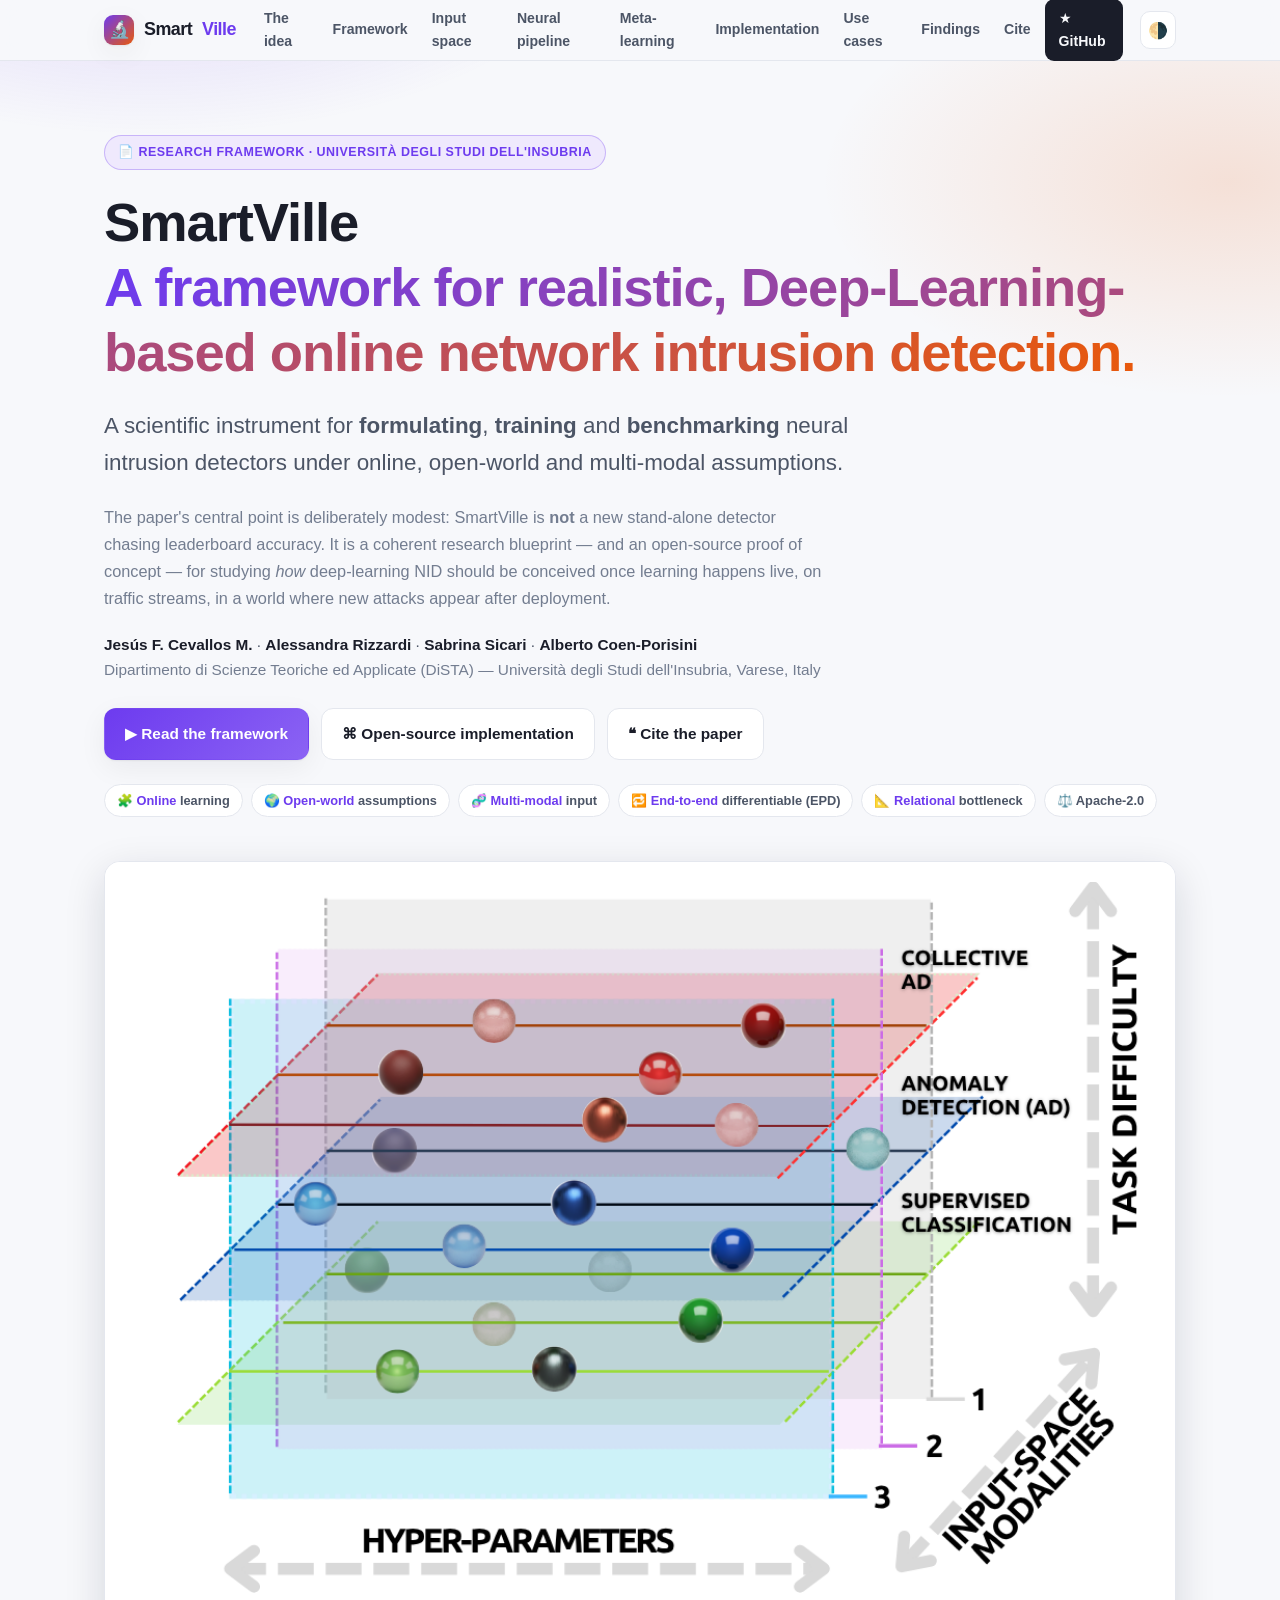
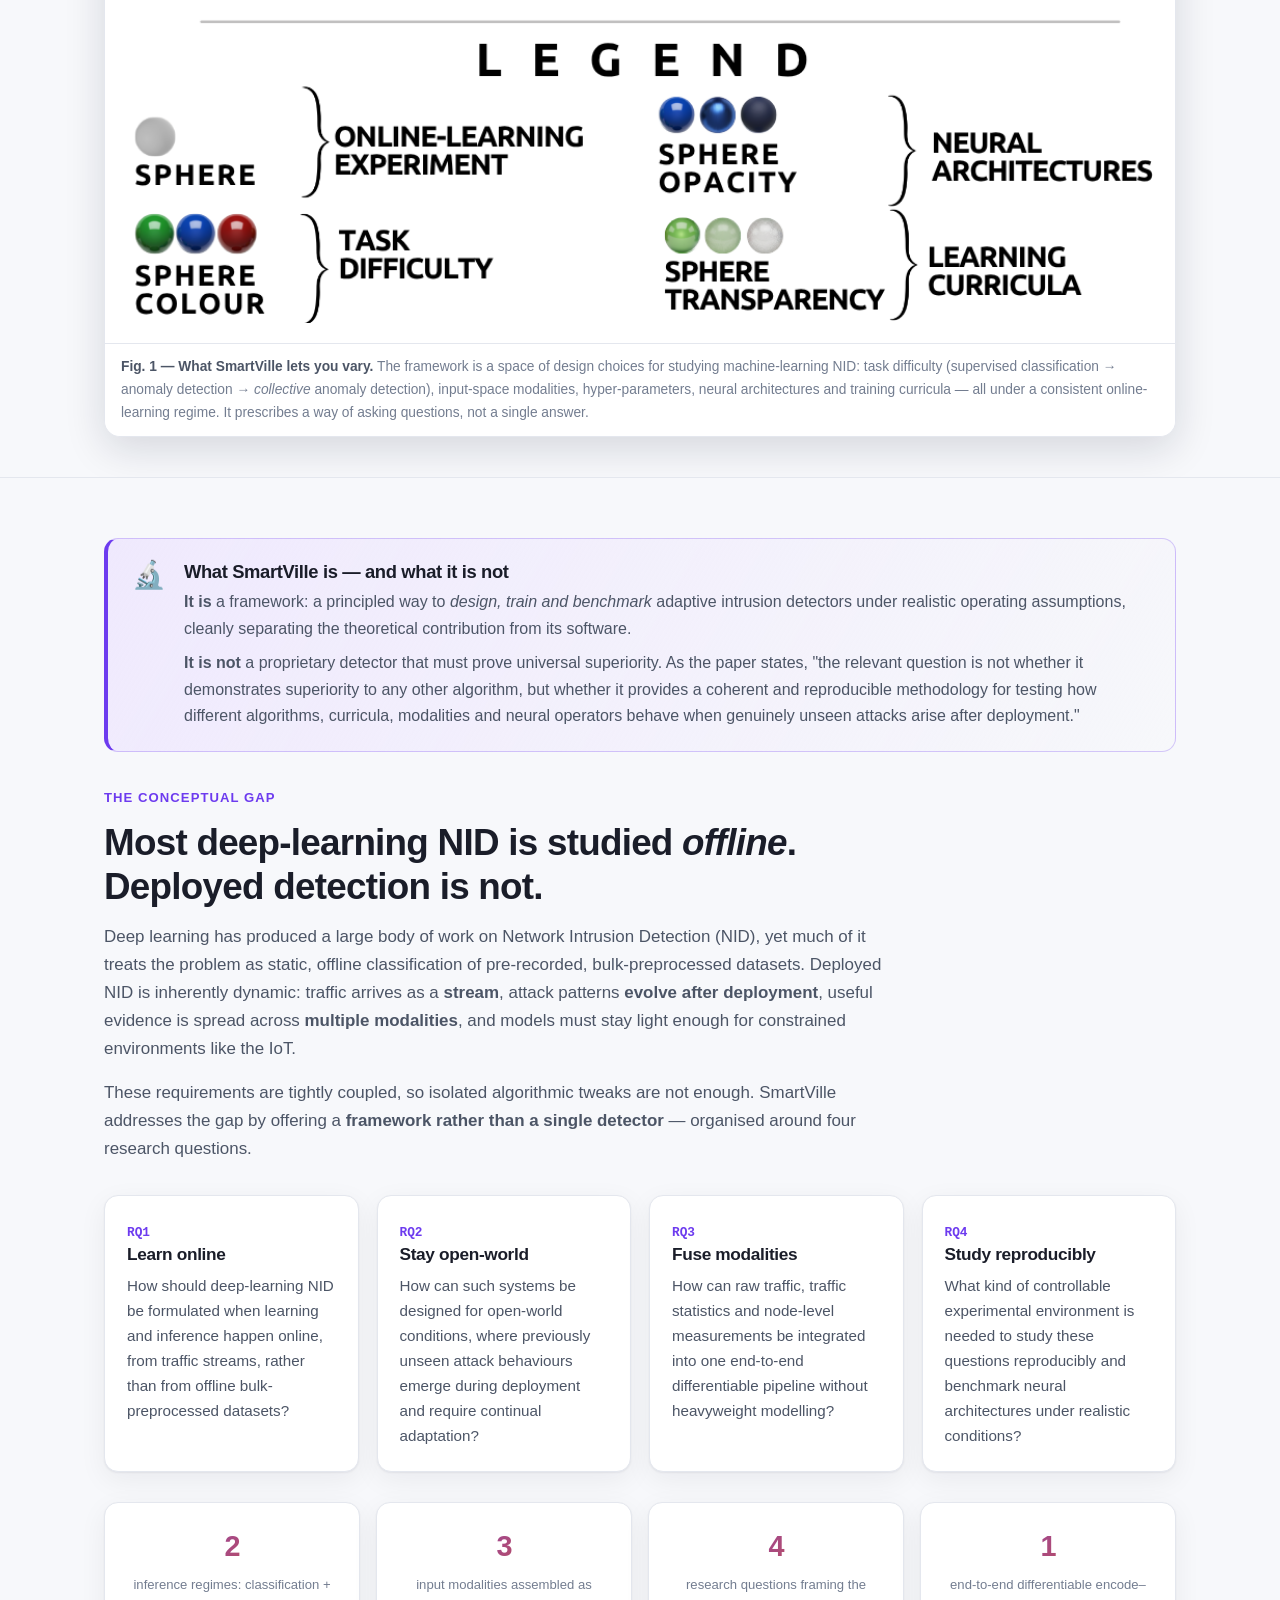
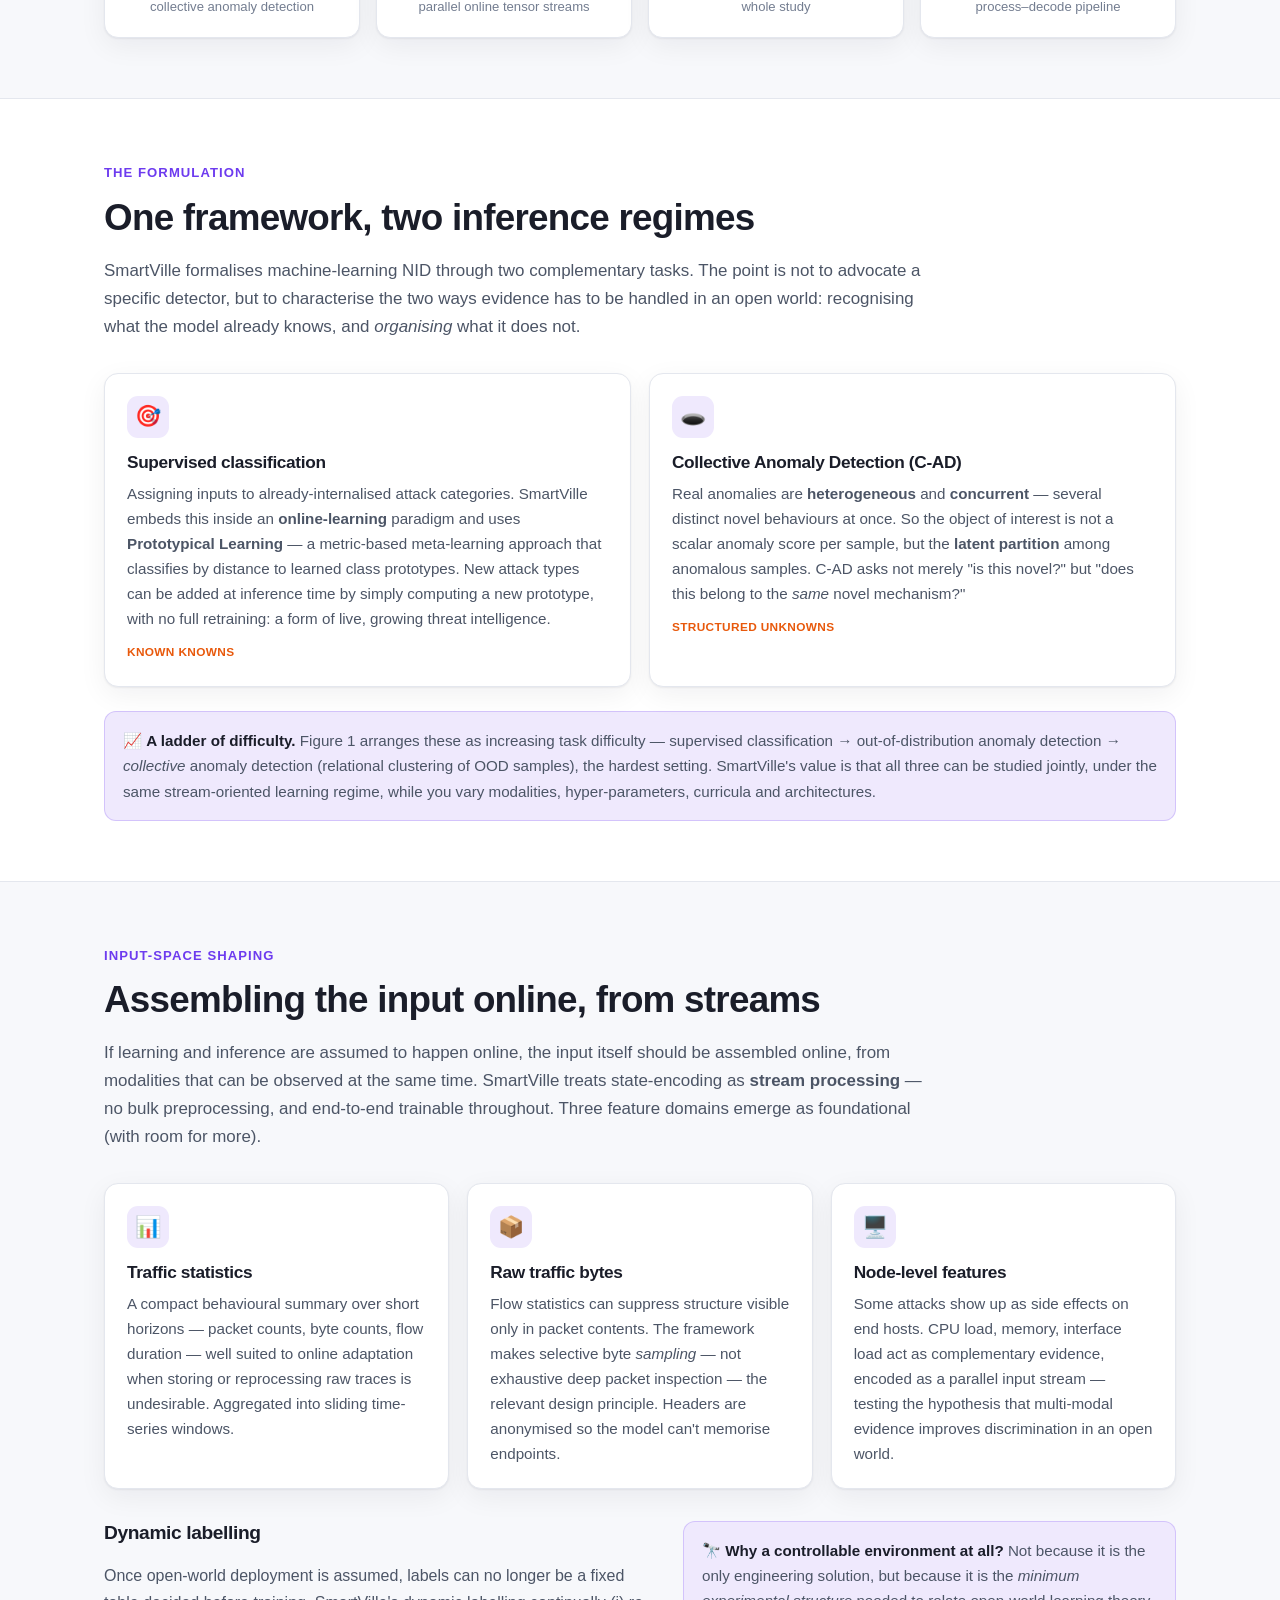
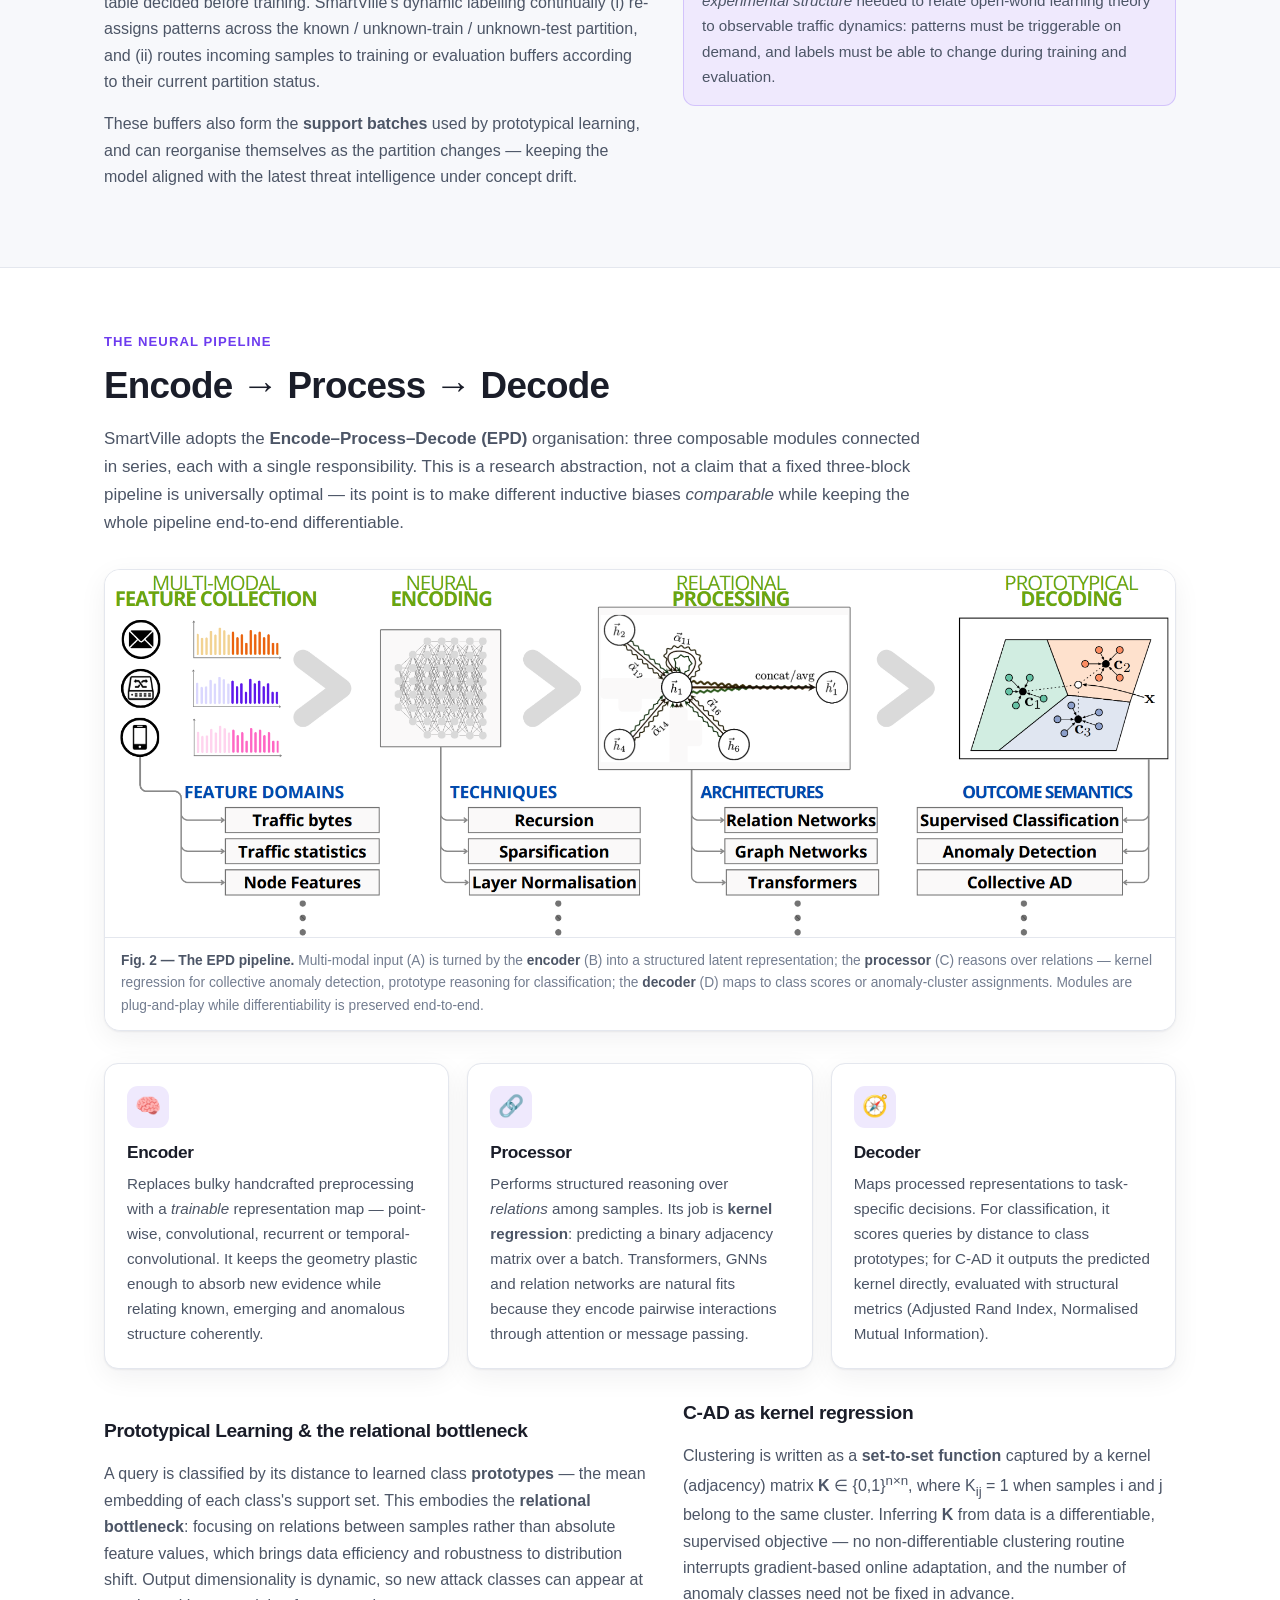
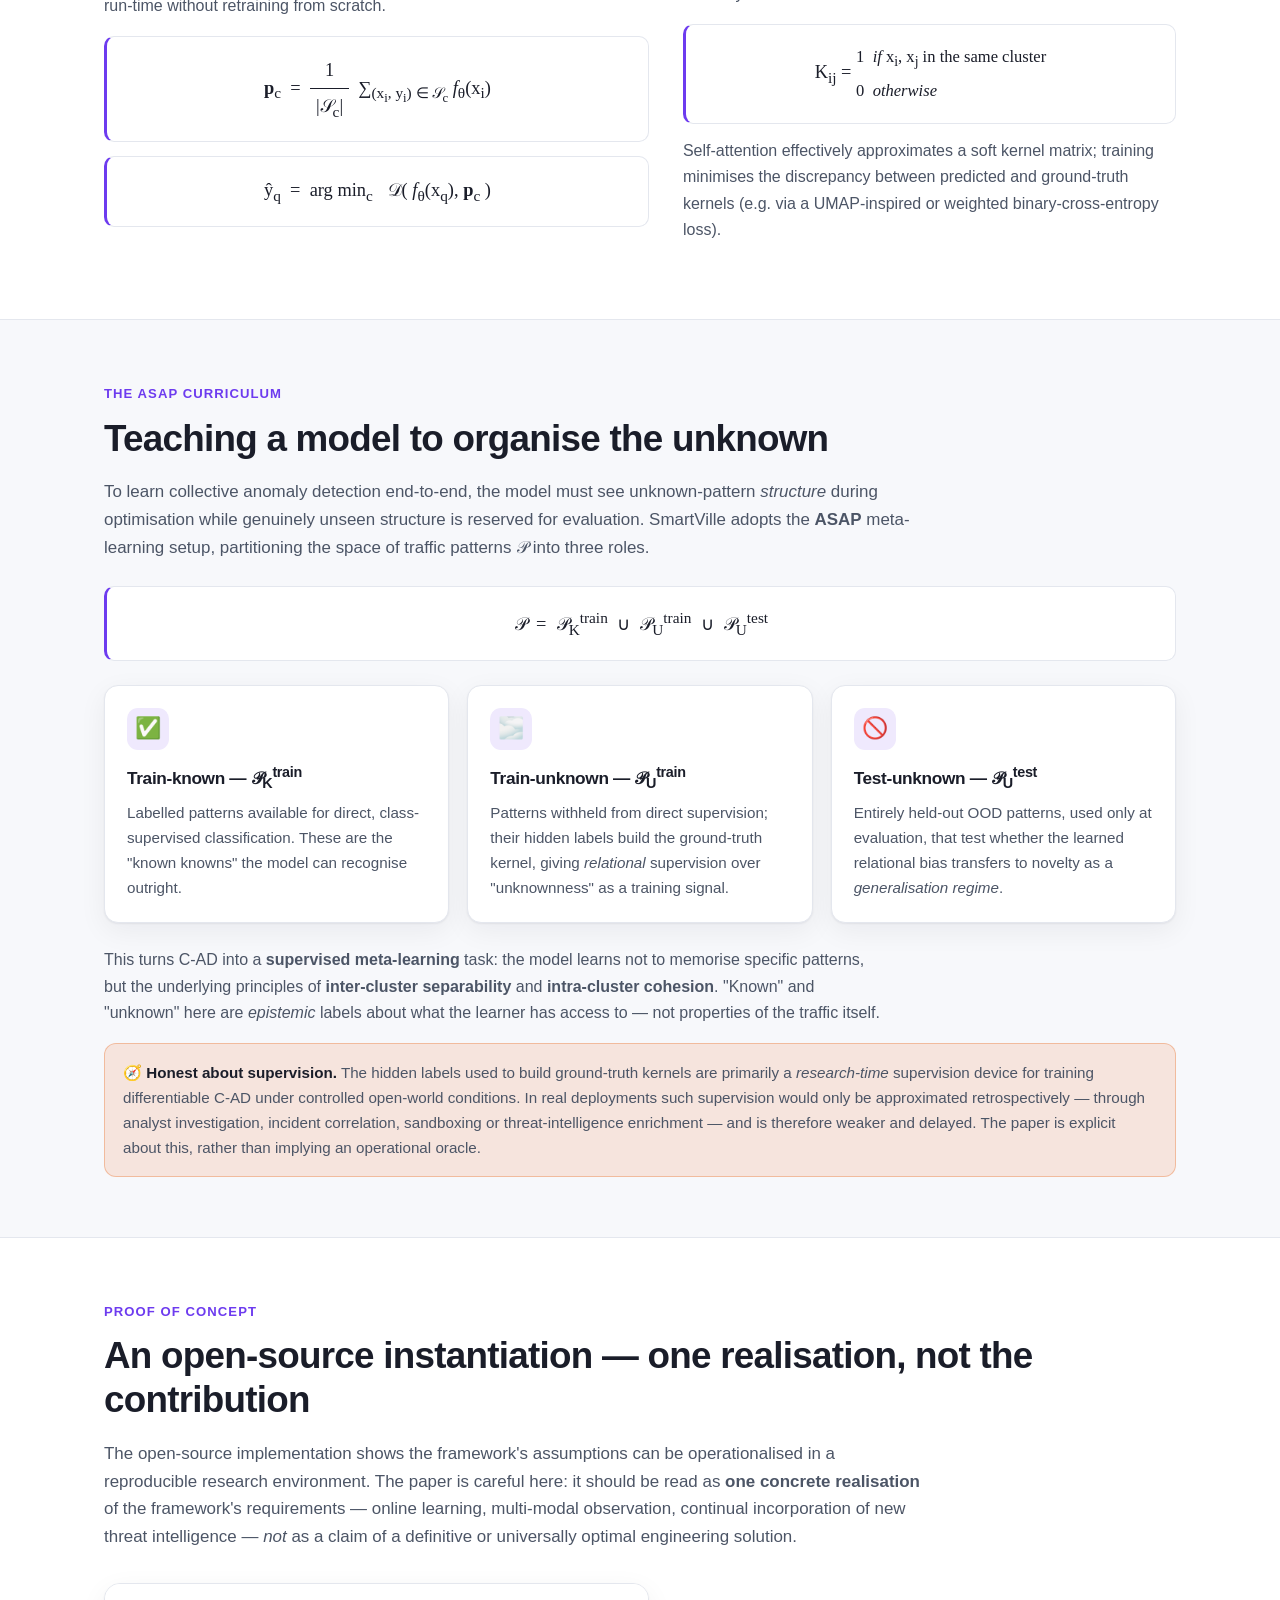
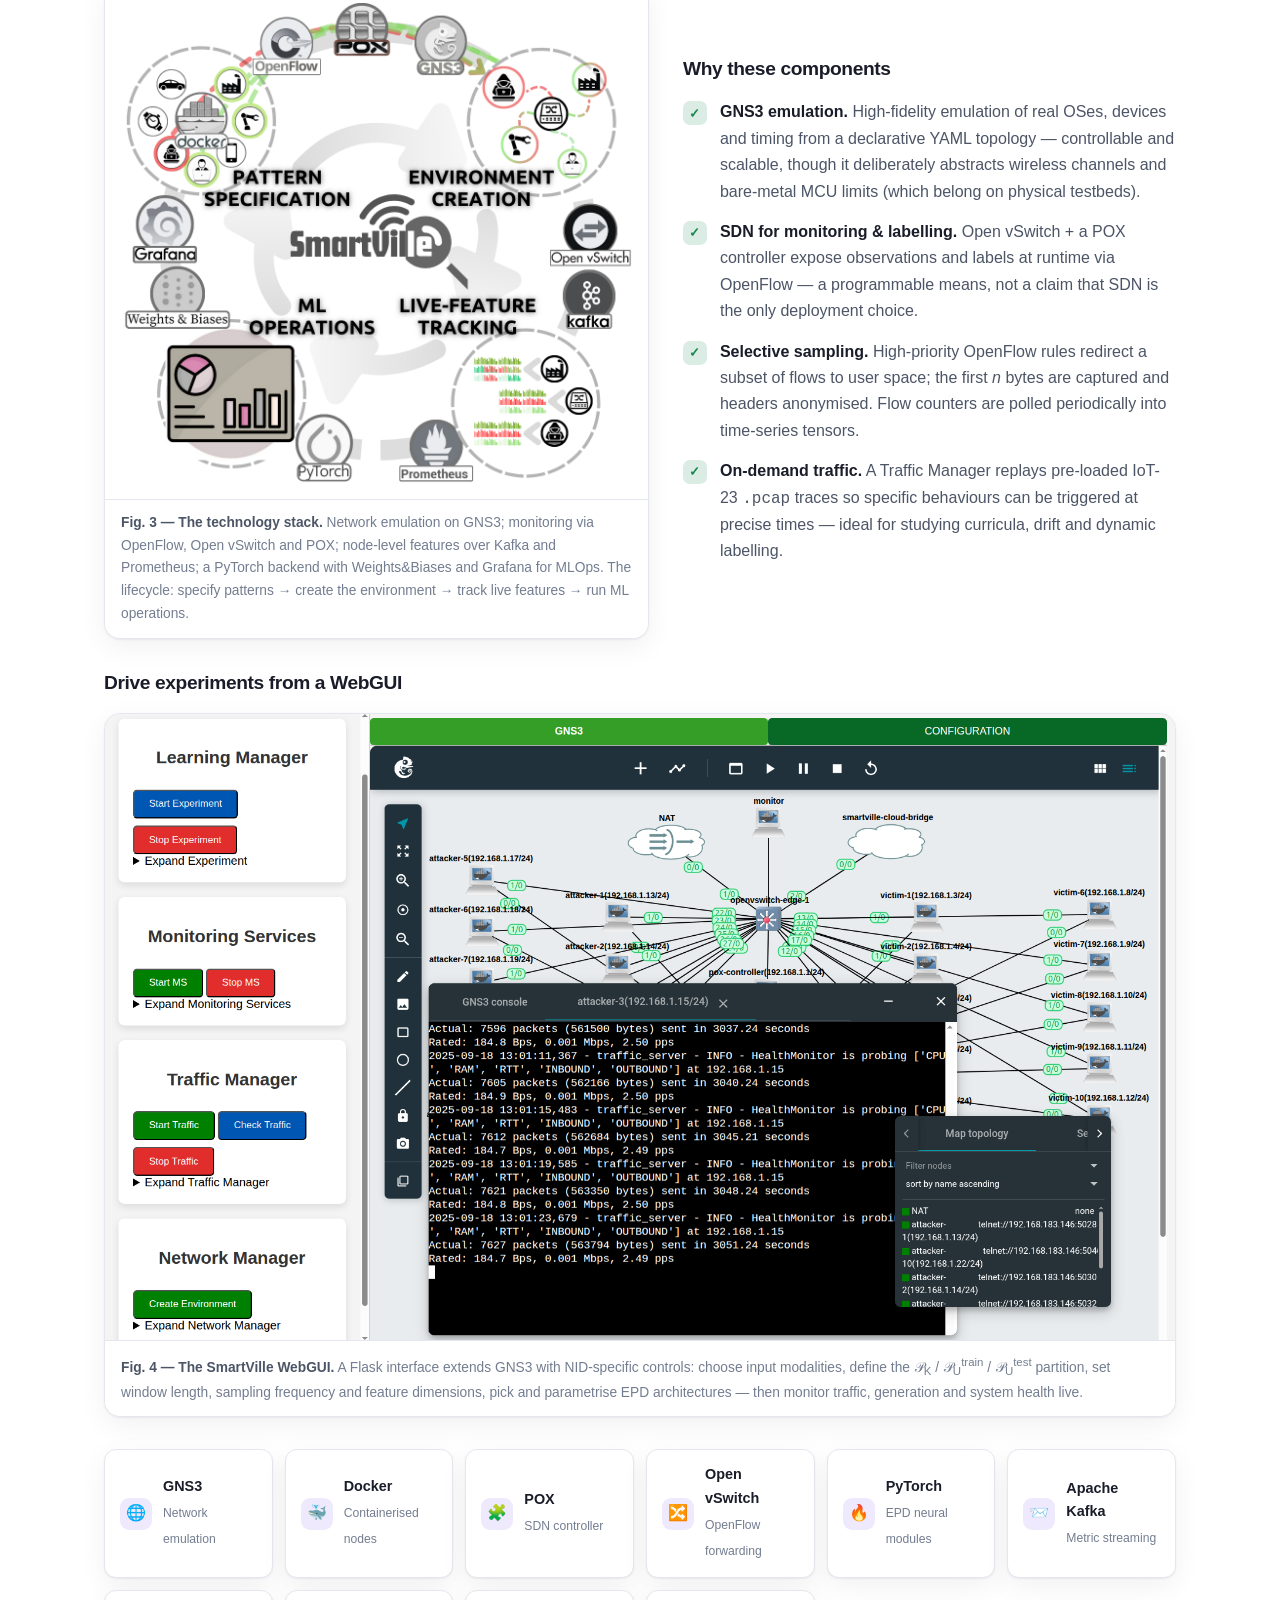
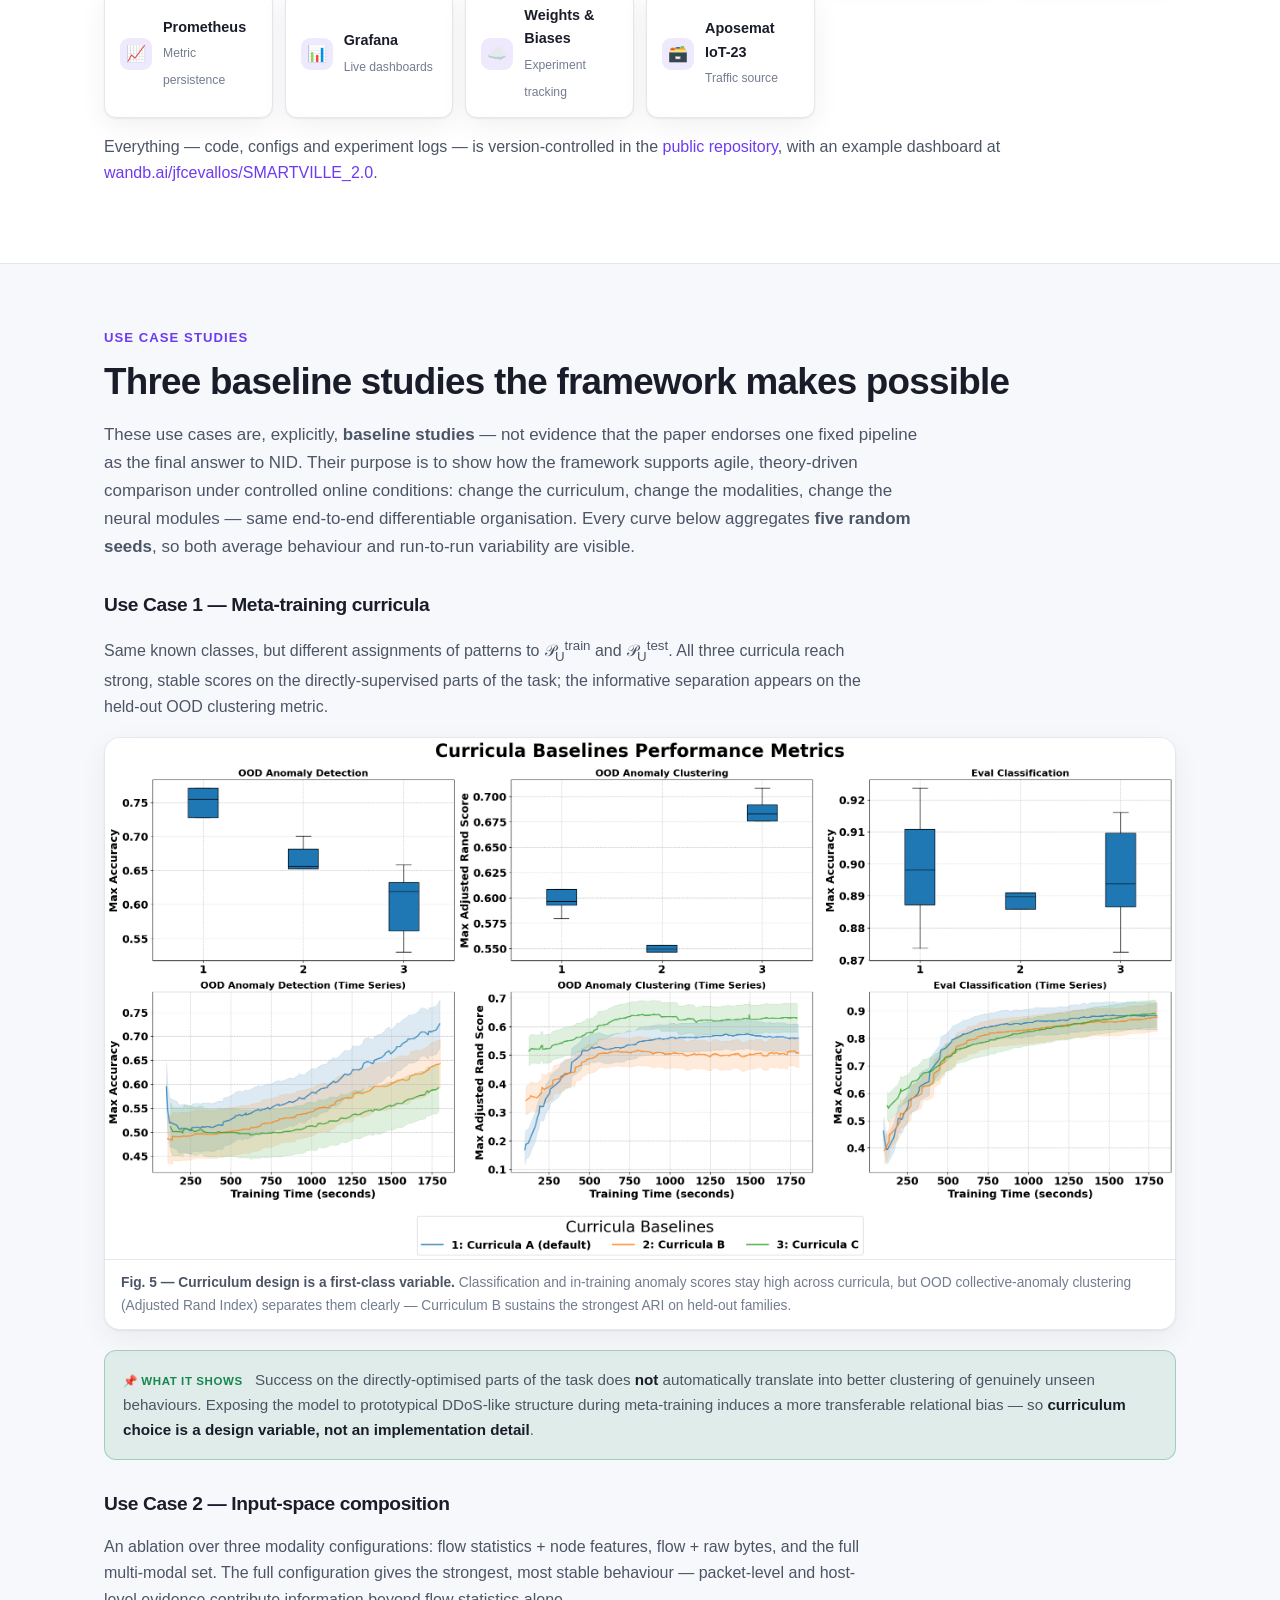
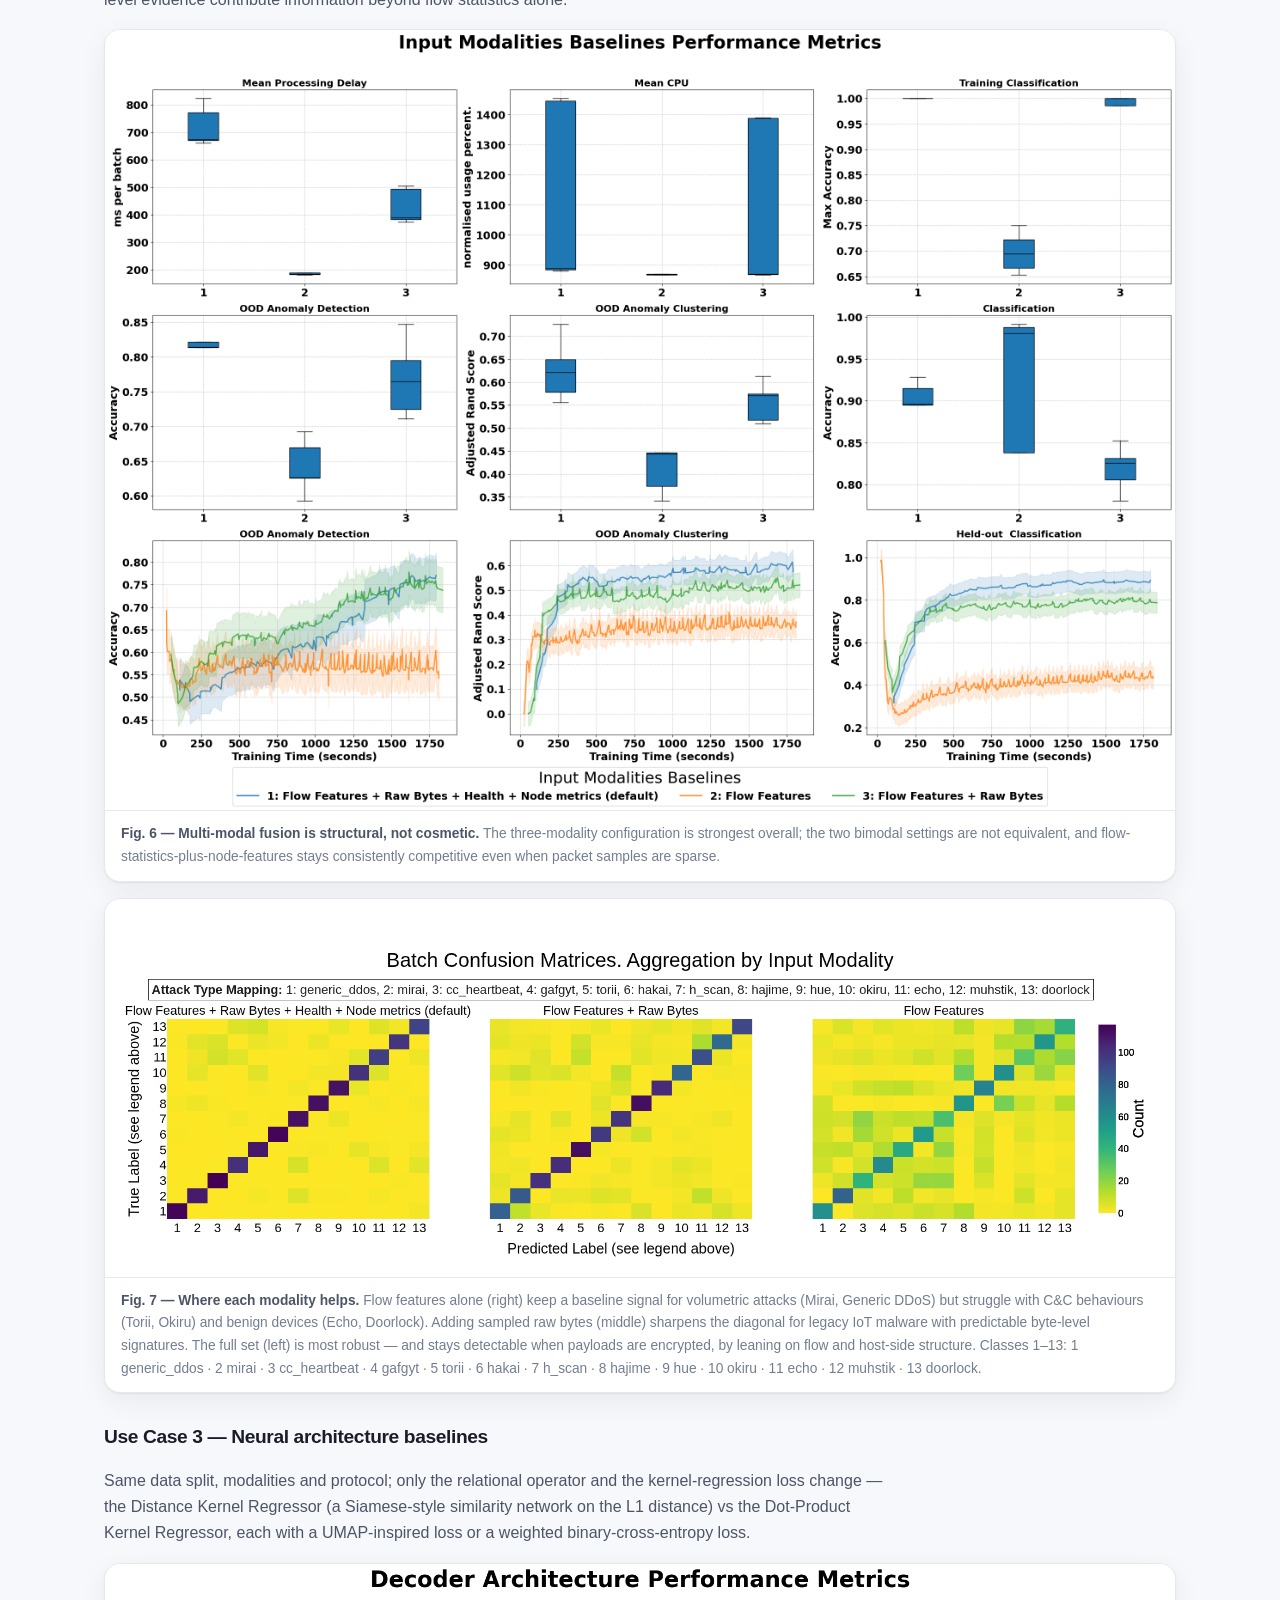
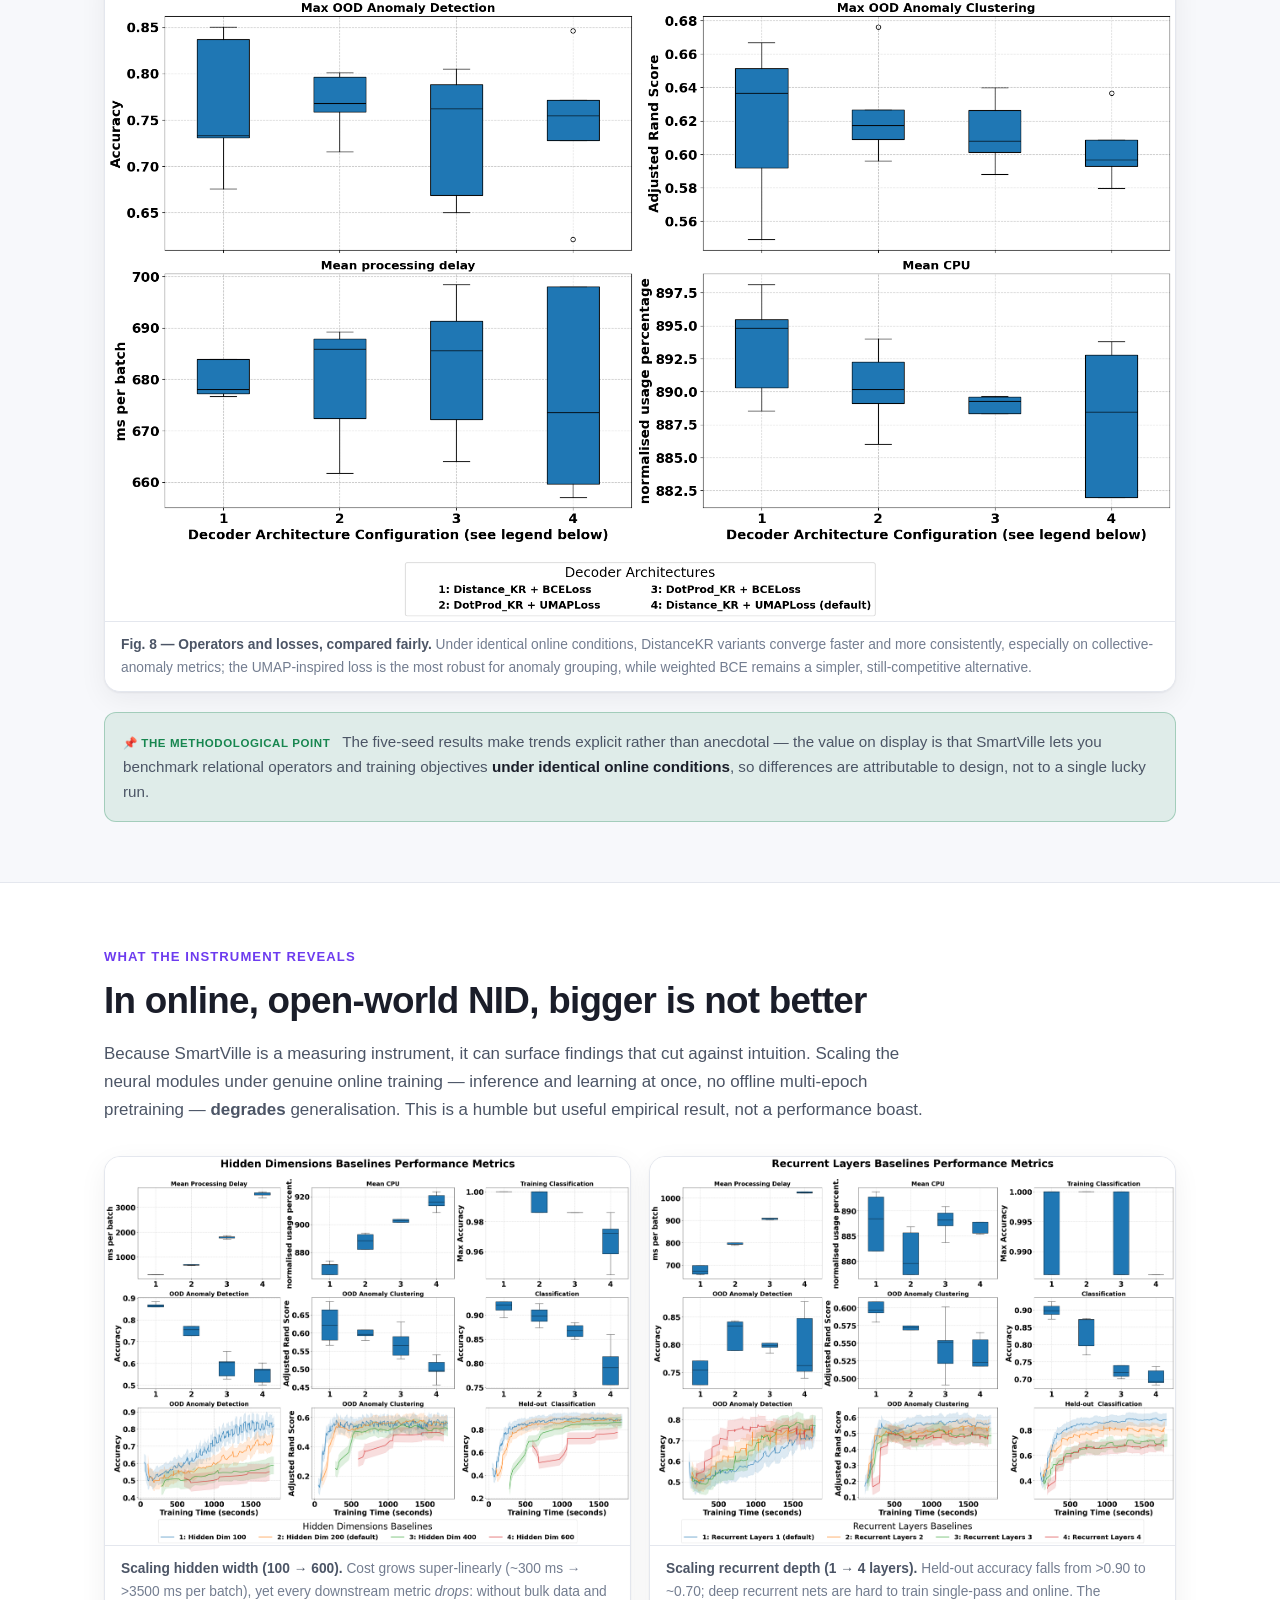
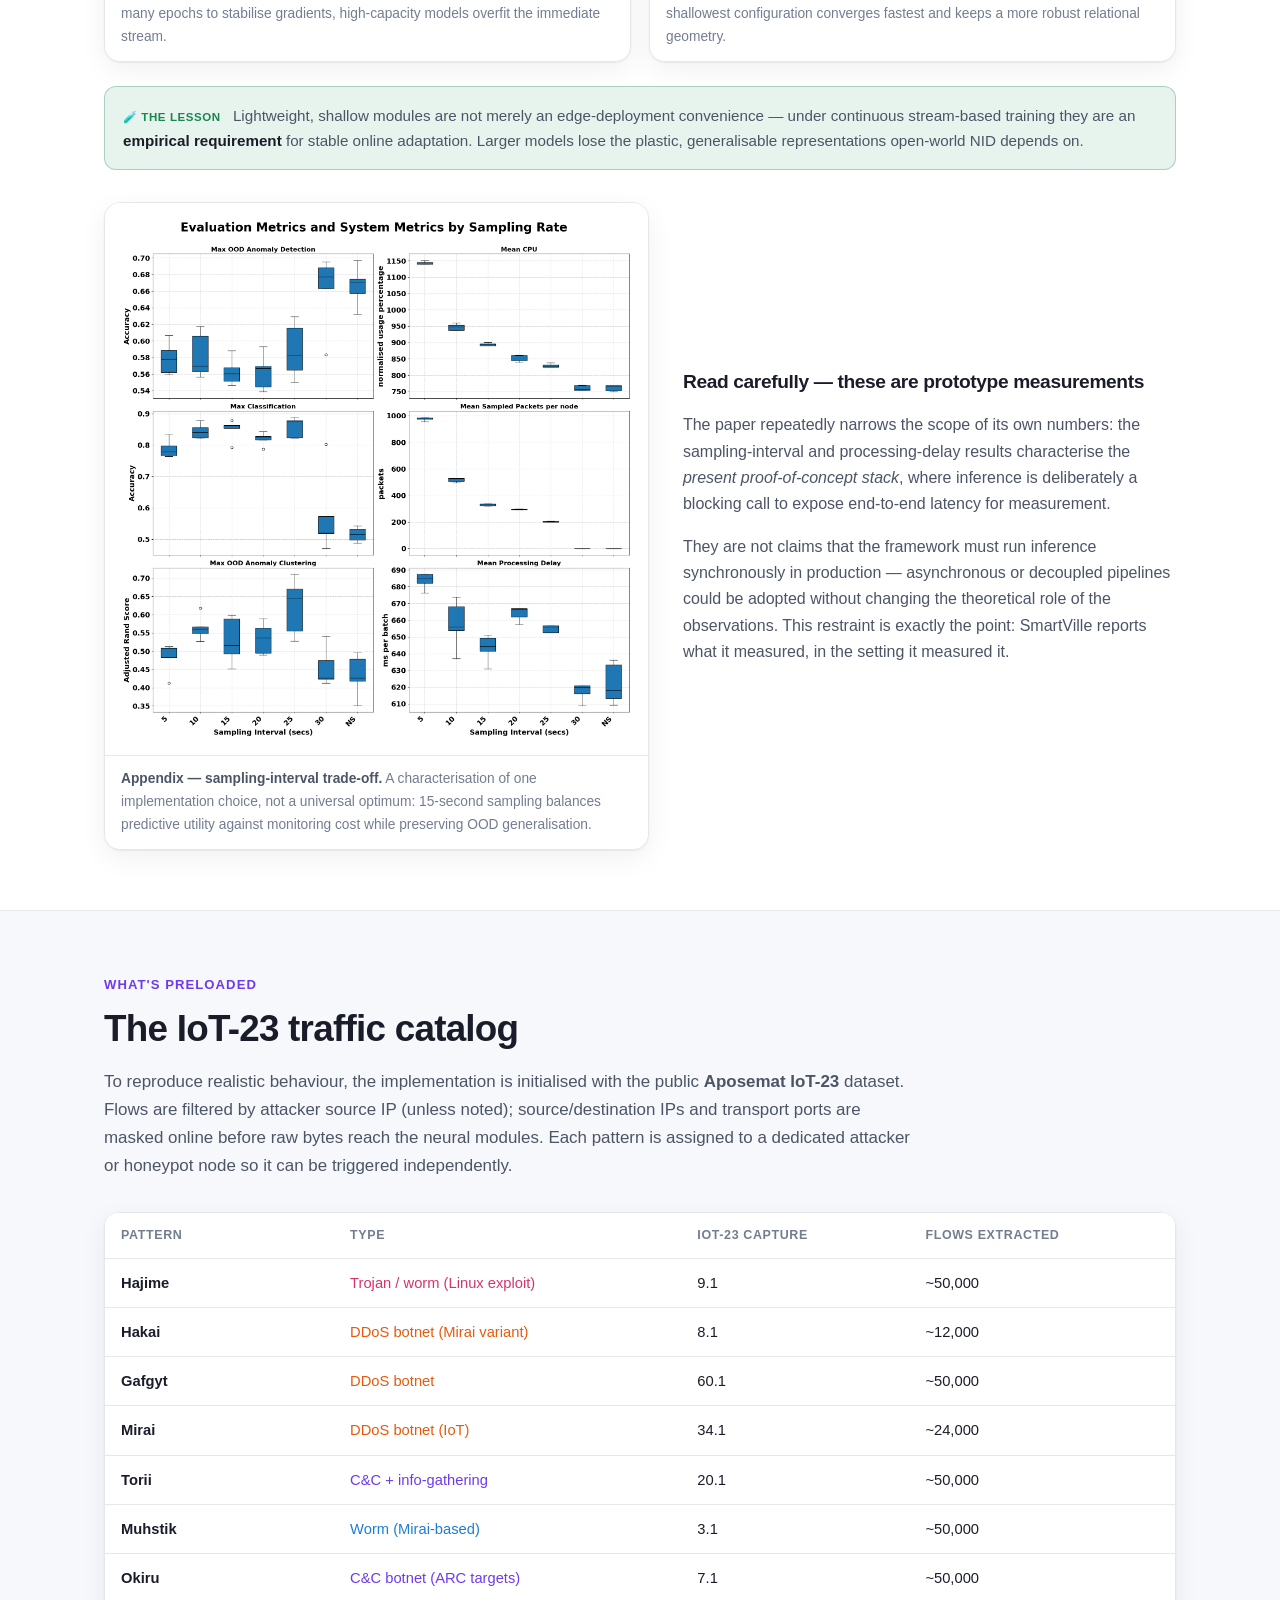
<file: docs/index.html>
<!DOCTYPE html>
<html lang="en">
<head>
<meta charset="UTF-8" />
<meta name="viewport" content="width=device-width, initial-scale=1.0" />
<title>SmartVille — A framework for realistic Deep-Learning-based Online Network Intrusion Detection</title>
<meta name="description" content="SmartVille is a research framework for formulating, training and benchmarking deep-learning network intrusion detectors under online, open-world and multi-modal assumptions. Not a leaderboard detector — a scientific instrument for studying neural NID." />
<meta name="author" content="Jesús F. Cevallos M., Alessandra Rizzardi, Sabrina Sicari, Alberto Coen-Porisini — Università degli Studi dell'Insubria" />

<!-- Open Graph / social preview -->
<meta property="og:type" content="website" />
<meta property="og:title" content="SmartVille — A framework for realistic Deep-Learning-based Online Network Intrusion Detection" />
<meta property="og:description" content="A research blueprint and open-source instrument for studying online, open-world, multi-modal neural intrusion detection. The contribution is the formulation and methodology — not a single detector." />
<meta property="og:image" content="./assets/paper/framework.png" />
<link rel="icon" href="data:image/svg+xml,%3Csvg xmlns='http://www.w3.org/2000/svg' viewBox='0 0 100 100'%3E%3Ctext y='.9em' font-size='90'%3E%F0%9F%94%AC%3C/text%3E%3C/svg%3E" />

<style>
  :root {
    --bg: #f7f8fb;
    --bg-soft: #ffffff;
    --bg-elev: #ffffff;
    --text: #1a1d29;
    --text-soft: #4c5566;
    --text-mut: #737d90;
    --border: #e4e7ee;
    --primary: #6d3bef;
    --primary-soft: #8b63f4;
    --primary-ghost: #efe9fd;
    --accent: #e8590c;
    --accent-soft: #f97316;
    --ok: #17864f;
    --code-bg: #1c1e2b;
    --code-text: #e7e3f5;
    --shadow: 0 1px 2px rgba(16,20,40,.06), 0 8px 28px rgba(16,20,40,.06);
    --shadow-lg: 0 12px 40px rgba(16,20,40,.14);
    --radius: 16px;
    --maxw: 1120px;
    --mono: ui-monospace, "SF Mono", "SFMono-Regular", "Cascadia Code", Menlo, Consolas, monospace;
    --sans: "Inter", -apple-system, BlinkMacSystemFont, "Segoe UI", Roboto, Helvetica, Arial, sans-serif;
    --serif: "Iowan Old Style", "Palatino Linotype", Palatino, Georgia, "Times New Roman", serif;
  }
  :root[data-theme="dark"], html.dark {
    --bg: #0c0e17;
    --bg-soft: #12151f;
    --bg-elev: #171a26;
    --text: #ecedf3;
    --text-soft: #b7bdcc;
    --text-mut: #808799;
    --border: #262a38;
    --primary: #9d7bf7;
    --primary-soft: #b499fb;
    --primary-ghost: #1e1a34;
    --accent: #ff8a4c;
    --accent-soft: #ff9d66;
    --ok: #3ddc97;
    --code-bg: #0a0b12;
    --code-text: #e7e3f5;
    --shadow: 0 1px 2px rgba(0,0,0,.4), 0 10px 30px rgba(0,0,0,.35);
    --shadow-lg: 0 16px 50px rgba(0,0,0,.5);
  }
  @media (prefers-color-scheme: dark) {
    :root:not([data-theme="light"]) {
      --bg: #0c0e17;
      --bg-soft: #12151f;
      --bg-elev: #171a26;
      --text: #ecedf3;
      --text-soft: #b7bdcc;
      --text-mut: #808799;
      --border: #262a38;
      --primary: #9d7bf7;
      --primary-soft: #b499fb;
      --primary-ghost: #1e1a34;
      --accent: #ff8a4c;
      --accent-soft: #ff9d66;
      --ok: #3ddc97;
      --code-bg: #0a0b12;
      --code-text: #e7e3f5;
      --shadow: 0 1px 2px rgba(0,0,0,.4), 0 10px 30px rgba(0,0,0,.35);
      --shadow-lg: 0 16px 50px rgba(0,0,0,.5);
    }
  }

  * { box-sizing: border-box; }
  html { scroll-behavior: smooth; scroll-padding-top: 76px; }
  body {
    margin: 0;
    font-family: var(--sans);
    background: var(--bg);
    color: var(--text);
    line-height: 1.65;
    -webkit-font-smoothing: antialiased;
    text-rendering: optimizeLegibility;
  }
  a { color: var(--primary); text-decoration: none; }
  a:hover { text-decoration: underline; }
  img { max-width: 100%; height: auto; display: block; }
  h1, h2, h3, h4 { line-height: 1.2; font-weight: 750; letter-spacing: -.02em; }
  section { scroll-margin-top: 76px; }
  code, pre { font-family: var(--mono); }

  .wrap { max-width: var(--maxw); margin: 0 auto; padding: 0 24px; }
  .narrow { max-width: 880px; }

  /* ---------- Nav ---------- */
  header.nav {
    position: sticky; top: 0; z-index: 50;
    background: color-mix(in srgb, var(--bg) 82%, transparent);
    backdrop-filter: saturate(160%) blur(12px);
    -webkit-backdrop-filter: saturate(160%) blur(12px);
    border-bottom: 1px solid var(--border);
  }
  .nav-inner { display: flex; align-items: center; gap: 18px; height: 60px; }
  .brand { display: flex; align-items: center; gap: 10px; font-weight: 800; letter-spacing: -.03em; font-size: 1.12rem; color: var(--text); }
  .brand:hover { text-decoration: none; }
  .brand .mark {
    width: 30px; height: 30px; border-radius: 9px;
    display: grid; place-items: center; font-size: 17px;
    background: linear-gradient(135deg, var(--primary), var(--accent));
    box-shadow: var(--shadow);
  }
  .brand em { color: var(--primary); font-style: normal; }
  .nav-links { display: flex; gap: 4px; margin-left: auto; align-items: center; }
  .nav-links a {
    color: var(--text-soft); font-size: .88rem; font-weight: 550;
    padding: 7px 10px; border-radius: 9px;
  }
  .nav-links a:hover { color: var(--text); background: var(--primary-ghost); text-decoration: none; }
  .nav-cta {
    display: inline-flex; align-items: center; gap: 7px;
    background: var(--text); color: var(--bg) !important;
    padding: 8px 14px !important; border-radius: 10px; font-weight: 650;
  }
  .nav-cta:hover { text-decoration: none; opacity: .9; }
  .theme-btn, .menu-btn {
    background: var(--bg-elev); border: 1px solid var(--border);
    color: var(--text); width: 38px; height: 38px; border-radius: 10px;
    cursor: pointer; display: grid; place-items: center; font-size: 16px;
  }
  .theme-btn:hover, .menu-btn:hover { border-color: var(--primary); }
  .menu-btn { display: none; }

  @media (max-width: 1000px) {
    .nav-links {
      position: absolute; top: 60px; left: 0; right: 0;
      flex-direction: column; align-items: stretch; gap: 2px;
      background: var(--bg-soft); border-bottom: 1px solid var(--border);
      padding: 10px 16px 16px; display: none;
    }
    .nav-links.open { display: flex; }
    .nav-links a { padding: 11px 12px; }
    .nav-cta { justify-content: center; }
    .menu-btn { display: grid; margin-left: auto; }
  }

  /* ---------- Hero ---------- */
  .hero { position: relative; overflow: hidden; padding: 74px 0 40px; }
  .hero::before {
    content: ""; position: absolute; inset: 0; z-index: 0; pointer-events: none;
    background:
      radial-gradient(760px 380px at 12% -8%, color-mix(in srgb, var(--primary) 22%, transparent), transparent 62%),
      radial-gradient(680px 360px at 96% 6%, color-mix(in srgb, var(--accent) 15%, transparent), transparent 60%);
  }
  .hero .wrap { position: relative; z-index: 1; }
  .eyebrow {
    display: inline-flex; align-items: center; gap: 8px;
    font-size: .78rem; font-weight: 700; letter-spacing: .04em; text-transform: uppercase;
    color: var(--primary); background: var(--primary-ghost);
    padding: 6px 13px; border-radius: 999px; border: 1px solid color-mix(in srgb, var(--primary) 30%, transparent);
  }
  .hero h1 { font-size: clamp(2.05rem, 4.8vw, 3.4rem); margin: 20px 0 8px; font-weight: 820; }
  .hero h1 .grad {
    background: linear-gradient(115deg, var(--primary), var(--accent));
    -webkit-background-clip: text; background-clip: text; color: transparent;
  }
  .hero .tagline { font-size: clamp(1.05rem, 2.4vw, 1.4rem); color: var(--text-soft); max-width: 780px; font-weight: 500; }
  .hero .lead { margin-top: 18px; max-width: 720px; color: var(--text-mut); font-size: 1.02rem; }
  .authorline { margin-top: 20px; color: var(--text-soft); font-size: .96rem; }
  .authorline b { color: var(--text); font-weight: 650; }
  .authorline .aff { color: var(--text-mut); }
  .cta-row { display: flex; flex-wrap: wrap; gap: 12px; margin-top: 26px; }
  .btn {
    display: inline-flex; align-items: center; gap: 9px;
    padding: 12px 20px; border-radius: 12px; font-weight: 650; font-size: .96rem;
    border: 1px solid transparent; cursor: pointer;
  }
  .btn:hover { text-decoration: none; transform: translateY(-1px); }
  .btn-primary { background: linear-gradient(135deg, var(--primary), var(--primary-soft)); color: #fff; box-shadow: var(--shadow); }
  .btn-ghost { background: var(--bg-elev); border-color: var(--border); color: var(--text); }
  .btn-ghost:hover { border-color: var(--primary); }

  .badges { display: flex; flex-wrap: wrap; gap: 8px; margin-top: 24px; }
  .badge {
    font-size: .8rem; font-weight: 600; color: var(--text-soft);
    background: var(--bg-elev); border: 1px solid var(--border);
    padding: 5px 12px; border-radius: 999px;
  }
  .badge b { color: var(--primary); }

  .hero-figure {
    margin-top: 44px; border-radius: var(--radius); overflow: hidden;
    border: 1px solid var(--border); background: #fff; box-shadow: var(--shadow-lg);
  }
  .hero-figure img { width: 100%; padding: 20px; background: #fff; }
  figure { margin: 0; }
  figcaption { font-size: .86rem; color: var(--text-mut); padding: 12px 16px; border-top: 1px solid var(--border); background: var(--bg-soft); }
  figcaption b { color: var(--text-soft); }

  /* ---------- Sections ---------- */
  .section { padding: 60px 0; border-top: 1px solid var(--border); }
  .section.alt { background: var(--bg-soft); }
  .kicker { color: var(--primary); font-weight: 700; font-size: .82rem; letter-spacing: .08em; text-transform: uppercase; }
  .section h2 { font-size: clamp(1.7rem, 3.4vw, 2.3rem); margin: 10px 0 14px; }
  .section h3 { font-size: 1.2rem; }
  .section .intro { color: var(--text-soft); font-size: 1.06rem; max-width: 820px; }
  .section p { color: var(--text-soft); }
  .prose { max-width: 780px; }
  .prose p { margin: 0 0 16px; }

  .poc {
    display: flex; gap: 18px; align-items: flex-start;
    background: linear-gradient(120deg, var(--primary-ghost), transparent);
    border: 1px solid color-mix(in srgb, var(--primary) 26%, transparent);
    border-left: 4px solid var(--primary);
    border-radius: 14px; padding: 22px 24px;
  }
  .poc .ic { font-size: 1.7rem; line-height: 1; }
  .poc h3 { margin: 0 0 6px; font-size: 1.15rem; }
  .poc p { margin: 0 0 8px; color: var(--text-soft); }
  .poc p:last-child { margin-bottom: 0; }
  .poc a { font-weight: 650; }

  .grid { display: grid; gap: 18px; }
  .g2 { grid-template-columns: repeat(2, 1fr); }
  .g3 { grid-template-columns: repeat(3, 1fr); }
  .g4 { grid-template-columns: repeat(4, 1fr); }
  @media (max-width: 900px) { .g3, .g4 { grid-template-columns: repeat(2, 1fr); } }
  @media (max-width: 620px) { .g2, .g3, .g4 { grid-template-columns: 1fr; } }

  .card {
    background: var(--bg-elev); border: 1px solid var(--border);
    border-radius: 14px; padding: 22px; box-shadow: var(--shadow);
    transition: transform .16s ease, border-color .16s ease;
  }
  .card:hover { transform: translateY(-3px); border-color: color-mix(in srgb, var(--primary) 45%, var(--border)); }
  .card .ic {
    width: 42px; height: 42px; border-radius: 11px; display: grid; place-items: center;
    font-size: 21px; background: var(--primary-ghost); margin-bottom: 14px;
  }
  .card h3 { margin: 0 0 8px; font-size: 1.08rem; }
  .card p { margin: 0; color: var(--text-soft); font-size: .95rem; }
  .card .tag { display: inline-block; margin-top: 12px; font-size: .74rem; font-weight: 700; letter-spacing: .03em; text-transform: uppercase; color: var(--accent); }
  .card .rqn { font-family: var(--mono); font-weight: 700; color: var(--primary); font-size: .8rem; }

  .feature-list { list-style: none; padding: 0; margin: 0; display: grid; gap: 14px; }
  .feature-list li { display: flex; gap: 13px; align-items: flex-start; }
  .feature-list .chk {
    flex: none; width: 24px; height: 24px; border-radius: 7px; margin-top: 2px;
    background: color-mix(in srgb, var(--ok) 16%, transparent); color: var(--ok);
    display: grid; place-items: center; font-weight: 800; font-size: 13px;
  }
  .feature-list b { color: var(--text); }
  .feature-list span { color: var(--text-soft); }

  .split { display: grid; grid-template-columns: 1.05fr .95fr; gap: 34px; align-items: center; }
  @media (max-width: 860px) { .split { grid-template-columns: 1fr; } }

  .figbox { border: 1px solid var(--border); border-radius: var(--radius); overflow: hidden; background: #fff; box-shadow: var(--shadow); }
  .figbox img { background: #fff; }
  .figbox.pad img { padding: 16px; }

  /* formula / math */
  .formula {
    font-family: var(--serif); font-size: 1.15rem; color: var(--text);
    background: var(--bg-elev); border: 1px solid var(--border); border-left: 3px solid var(--primary);
    border-radius: 10px; padding: 16px 20px; margin: 6px 0 14px; overflow-x: auto;
    text-align: center; line-height: 1.9;
  }
  .formula .frac { display: inline-block; vertical-align: middle; text-align: center; }
  .formula .frac .num { display: block; border-bottom: 1px solid currentColor; padding: 0 6px; }
  .formula .frac .den { display: block; padding: 0 6px; }
  .formula i { font-style: italic; }

  /* code */
  pre {
    background: var(--code-bg); color: var(--code-text);
    padding: 18px 20px; border-radius: 12px; overflow-x: auto;
    font-size: .88rem; line-height: 1.6; border: 1px solid rgba(255,255,255,.06);
    margin: 0;
  }
  pre .c { color: #7f88a3; }
  pre .p { color: #b499fb; }
  pre .s { color: #ff9d66; }

  /* table */
  .table-wrap { overflow-x: auto; border: 1px solid var(--border); border-radius: 14px; box-shadow: var(--shadow); }
  table { border-collapse: collapse; width: 100%; min-width: 600px; font-size: .92rem; background: var(--bg-elev); }
  th, td { text-align: left; padding: 12px 16px; border-bottom: 1px solid var(--border); }
  thead th { background: var(--bg-soft); font-size: .78rem; text-transform: uppercase; letter-spacing: .05em; color: var(--text-mut); font-weight: 700; }
  tbody tr:last-child td { border-bottom: none; }
  tbody tr:hover { background: var(--primary-ghost); }
  td .pill { font-family: var(--mono); font-size: .82rem; color: var(--accent); }
  .type-ddos { color: #e8590c; } .type-cc { color: #6d3bef; } .type-worm { color: #1c7ed6; } .type-scan { color: #2f9e44; } .type-trojan { color: #d6336c; } .type-benign { color: #0c8599; }

  .stat-row { display: grid; grid-template-columns: repeat(4,1fr); gap: 16px; margin-top: 30px; }
  @media (max-width: 700px) { .stat-row { grid-template-columns: repeat(2,1fr); } }
  .stat { background: var(--bg-elev); border: 1px solid var(--border); border-radius: 14px; padding: 20px; text-align: center; box-shadow: var(--shadow); }
  .stat .num { font-size: 1.8rem; font-weight: 820; background: linear-gradient(120deg,var(--primary),var(--accent)); -webkit-background-clip: text; background-clip: text; color: transparent; letter-spacing: -.03em; }
  .stat .lbl { font-size: .82rem; color: var(--text-mut); margin-top: 4px; }

  .tech-grid { display: grid; grid-template-columns: repeat(auto-fill, minmax(150px, 1fr)); gap: 12px; }
  .tech {
    display: flex; align-items: center; gap: 11px; padding: 13px 15px;
    background: var(--bg-elev); border: 1px solid var(--border); border-radius: 12px; box-shadow: var(--shadow);
  }
  .tech .d { width: 32px; height: 32px; border-radius: 9px; display: grid; place-items: center; font-size: 16px; background: var(--primary-ghost); flex: none; }
  .tech b { display: block; font-size: .9rem; }
  .tech small { color: var(--text-mut); font-size: .76rem; }

  .callout { background: var(--primary-ghost); border: 1px solid color-mix(in srgb, var(--primary) 22%, transparent); border-radius: 12px; padding: 16px 18px; font-size: .95rem; color: var(--text-soft); }
  .callout b { color: var(--text); }
  .callout.amber { background: color-mix(in srgb, var(--accent) 12%, transparent); border-color: color-mix(in srgb, var(--accent) 30%, transparent); }

  .takeaway {
    margin-top: 20px; padding: 16px 18px; border-radius: 12px;
    background: color-mix(in srgb, var(--ok) 10%, transparent);
    border: 1px solid color-mix(in srgb, var(--ok) 30%, transparent);
    font-size: .95rem; color: var(--text-soft);
  }
  .takeaway b { color: var(--text); }
  .takeaway .lbl { display: inline-flex; align-items: center; gap: 6px; font-weight: 700; color: var(--ok); text-transform: uppercase; font-size: .72rem; letter-spacing: .05em; margin-right: 8px; }

  /* citation */
  .cite { position: relative; }
  .cite pre { padding-right: 54px; }
  .copy-btn {
    position: absolute; top: 12px; right: 12px;
    background: rgba(255,255,255,.08); color: #e7e3f5; border: 1px solid rgba(255,255,255,.16);
    border-radius: 8px; padding: 6px 10px; font-size: .78rem; cursor: pointer; font-weight: 600;
  }
  .copy-btn:hover { background: rgba(255,255,255,.16); }

  /* footer */
  footer {
    border-top: 1px solid var(--border); background: var(--bg-soft);
    padding: 48px 0 40px; margin-top: 20px;
  }
  .foot-grid { display: grid; grid-template-columns: 1.4fr 1fr 1fr; gap: 28px; }
  @media (max-width: 760px) { .foot-grid { grid-template-columns: 1fr; gap: 22px; } }
  footer h4 { font-size: .82rem; text-transform: uppercase; letter-spacing: .06em; color: var(--text-mut); margin: 0 0 12px; }
  footer a { color: var(--text-soft); }
  footer .authors { color: var(--text-soft); font-size: .93rem; line-height: 1.9; }
  footer .aff { color: var(--text-mut); font-size: .88rem; margin-top: 6px; }
  .foot-links { list-style: none; padding: 0; margin: 0; display: grid; gap: 8px; font-size: .92rem; }
  .foot-bottom { margin-top: 34px; padding-top: 20px; border-top: 1px solid var(--border); display: flex; flex-wrap: wrap; gap: 10px; justify-content: space-between; color: var(--text-mut); font-size: .84rem; }

  .muted { color: var(--text-mut); }
  .mt8 { margin-top: 8px; } .mt16 { margin-top: 16px; } .mt24 { margin-top: 24px; } .mt32 { margin-top: 32px; }
  sup a { font-size: .7em; }
</style>
</head>
<body>

<!-- ================= NAV ================= -->
<header class="nav">
  <div class="wrap nav-inner">
    <a class="brand" href="#top"><span class="mark">🔬</span> Smart<em>Ville</em></a>
    <nav class="nav-links" id="navlinks">
      <a href="#idea">The idea</a>
      <a href="#framework">Framework</a>
      <a href="#input">Input space</a>
      <a href="#pipeline">Neural pipeline</a>
      <a href="#metalearning">Meta-learning</a>
      <a href="#implementation">Implementation</a>
      <a href="#usecases">Use cases</a>
      <a href="#findings">Findings</a>
      <a href="#cite">Cite</a>
      <a class="nav-cta" href="https://github.com/DISTA-IoT/insubria-smartville" target="_blank" rel="noopener">★ GitHub</a>
    </nav>
    <button class="theme-btn" id="themeBtn" title="Toggle theme" aria-label="Toggle color theme">🌗</button>
    <button class="menu-btn" id="menuBtn" aria-label="Toggle menu">☰</button>
  </div>
</header>

<a id="top"></a>

<!-- ================= HERO ================= -->
<section class="hero">
  <div class="wrap">
    <span class="eyebrow">📄 Research framework · Università degli Studi dell'Insubria</span>
    <h1>SmartVille<br><span class="grad">A framework for realistic, Deep-Learning-based online network intrusion detection.</span></h1>
    <p class="tagline">
      A scientific instrument for <b>formulating</b>, <b>training</b> and <b>benchmarking</b> neural
      intrusion detectors under online, open-world and multi-modal assumptions.
    </p>
    <p class="lead">
      The paper's central point is deliberately modest: SmartVille is <b>not</b> a new stand-alone detector
      chasing leaderboard accuracy. It is a coherent research blueprint — and an open-source proof of concept —
      for studying <i>how</i> deep-learning NID should be conceived once learning happens live, on traffic
      streams, in a world where new attacks appear after deployment.
    </p>

    <p class="authorline">
      <b>Jesús F. Cevallos M.</b> · <b>Alessandra Rizzardi</b> · <b>Sabrina Sicari</b> · <b>Alberto Coen-Porisini</b><br>
      <span class="aff">Dipartimento di Scienze Teoriche ed Applicate (DiSTA) — Università degli Studi dell'Insubria, Varese, Italy</span>
    </p>

    <div class="cta-row">
      <a class="btn btn-primary" href="#idea">▶ Read the framework</a>
      <a class="btn btn-ghost" href="https://github.com/DISTA-IoT/insubria-smartville" target="_blank" rel="noopener">⌘ Open-source implementation</a>
      <a class="btn btn-ghost" href="#cite">❝ Cite the paper</a>
    </div>

    <div class="badges">
      <span class="badge">🧩 <b>Online</b> learning</span>
      <span class="badge">🌍 <b>Open-world</b> assumptions</span>
      <span class="badge">🧬 <b>Multi-modal</b> input</span>
      <span class="badge">🔁 <b>End-to-end</b> differentiable (EPD)</span>
      <span class="badge">📐 <b>Relational</b> bottleneck</span>
      <span class="badge">⚖️ Apache-2.0</span>
    </div>

    <figure class="hero-figure">
      <img src="./assets/paper/framework.png" alt="The main components and degrees of freedom of the SmartVille framework: a 3-D diagram whose vertical axis is task difficulty (supervised classification, anomaly detection, collective anomaly detection), a depth axis of input-space modalities, and a horizontal axis of hyper-parameters. Coloured spheres encode online-learning experiments, task difficulty, neural architectures and learning curricula." loading="lazy" />
      <figcaption><b>Fig. 1 — What SmartVille lets you vary.</b> The framework is a space of design choices for studying machine-learning NID: task difficulty (supervised classification → anomaly detection → <i>collective</i> anomaly detection), input-space modalities, hyper-parameters, neural architectures and training curricula — all under a consistent online-learning regime. It prescribes a way of asking questions, not a single answer.</figcaption>
    </figure>
  </div>
</section>

<!-- ================= THE IDEA ================= -->
<section class="section" id="idea">
  <div class="wrap">
    <div class="poc">
      <div class="ic">🔬</div>
      <div>
        <h3>What SmartVille is — and what it is not</h3>
        <p>
          <b>It is</b> a framework: a principled way to <i>design, train and benchmark</i> adaptive intrusion detectors
          under realistic operating assumptions, cleanly separating the theoretical contribution from its software.
        </p>
        <p>
          <b>It is not</b> a proprietary detector that must prove universal superiority. As the paper states, "the relevant
          question is not whether it demonstrates superiority to any other algorithm, but whether it provides a coherent and
          reproducible methodology for testing how different algorithms, curricula, modalities and neural operators behave
          when genuinely unseen attacks arise after deployment."
        </p>
      </div>
    </div>

    <div class="mt32 prose">
      <span class="kicker">The conceptual gap</span>
      <h2>Most deep-learning NID is studied <em>offline</em>. Deployed detection is not.</h2>
      <p class="intro">
        Deep learning has produced a large body of work on Network Intrusion Detection (NID), yet much of it treats the problem
        as static, offline classification of pre-recorded, bulk-preprocessed datasets. Deployed NID is inherently dynamic:
        traffic arrives as a <b>stream</b>, attack patterns <b>evolve after deployment</b>, useful evidence is spread across
        <b>multiple modalities</b>, and models must stay light enough for constrained environments like the IoT.
      </p>
      <p class="intro mt16">
        These requirements are tightly coupled, so isolated algorithmic tweaks are not enough. SmartVille addresses the gap by
        offering a <b>framework rather than a single detector</b> — organised around four research questions.
      </p>
    </div>

    <div class="grid g4 mt32">
      <div class="card">
        <span class="rqn">RQ1</span>
        <h3 class="mt8">Learn online</h3>
        <p>How should deep-learning NID be formulated when learning and inference happen online, from traffic streams, rather than from offline bulk-preprocessed datasets?</p>
      </div>
      <div class="card">
        <span class="rqn">RQ2</span>
        <h3 class="mt8">Stay open-world</h3>
        <p>How can such systems be designed for open-world conditions, where previously unseen attack behaviours emerge during deployment and require continual adaptation?</p>
      </div>
      <div class="card">
        <span class="rqn">RQ3</span>
        <h3 class="mt8">Fuse modalities</h3>
        <p>How can raw traffic, traffic statistics and node-level measurements be integrated into one end-to-end differentiable pipeline without heavyweight modelling?</p>
      </div>
      <div class="card">
        <span class="rqn">RQ4</span>
        <h3 class="mt8">Study reproducibly</h3>
        <p>What kind of controllable experimental environment is needed to study these questions reproducibly and benchmark neural architectures under realistic conditions?</p>
      </div>
    </div>

    <div class="stat-row">
      <div class="stat"><div class="num">2</div><div class="lbl">inference regimes: classification + collective anomaly detection</div></div>
      <div class="stat"><div class="num">3</div><div class="lbl">input modalities assembled as parallel online tensor streams</div></div>
      <div class="stat"><div class="num">4</div><div class="lbl">research questions framing the whole study</div></div>
      <div class="stat"><div class="num">1</div><div class="lbl">end-to-end differentiable encode–process–decode pipeline</div></div>
    </div>
  </div>
</section>

<!-- ================= FRAMEWORK ================= -->
<section class="section alt" id="framework">
  <div class="wrap">
    <span class="kicker">The formulation</span>
    <h2>One framework, two inference regimes</h2>
    <p class="intro">
      SmartVille formalises machine-learning NID through two complementary tasks. The point is not to advocate a specific
      detector, but to characterise the two ways evidence has to be handled in an open world: recognising what the model
      already knows, and <i>organising</i> what it does not.
    </p>

    <div class="grid g2 mt32">
      <div class="card">
        <div class="ic">🎯</div>
        <h3>Supervised classification</h3>
        <p>
          Assigning inputs to already-internalised attack categories. SmartVille embeds this inside an <b>online-learning</b>
          paradigm and uses <b>Prototypical Learning</b> — a metric-based meta-learning approach that classifies by distance to
          learned class prototypes. New attack types can be added at inference time by simply computing a new prototype, with no
          full retraining: a form of live, growing threat intelligence.
        </p>
        <span class="tag">Known knowns</span>
      </div>
      <div class="card">
        <div class="ic">🕳️</div>
        <h3>Collective Anomaly Detection (C-AD)</h3>
        <p>
          Real anomalies are <b>heterogeneous</b> and <b>concurrent</b> — several distinct novel behaviours at once. So the object
          of interest is not a scalar anomaly score per sample, but the <b>latent partition</b> among anomalous samples. C-AD asks
          not merely "is this novel?" but "does this belong to the <i>same</i> novel mechanism?"
        </p>
        <span class="tag">Structured unknowns</span>
      </div>
    </div>

    <div class="callout mt24">
      📈 <b>A ladder of difficulty.</b> Figure&nbsp;1 arranges these as increasing task difficulty — supervised classification →
      out-of-distribution anomaly detection → <i>collective</i> anomaly detection (relational clustering of OOD samples), the hardest
      setting. SmartVille's value is that all three can be studied jointly, under the same stream-oriented learning regime, while you
      vary modalities, hyper-parameters, curricula and architectures.
    </div>
  </div>
</section>

<!-- ================= INPUT SPACE ================= -->
<section class="section" id="input">
  <div class="wrap">
    <span class="kicker">Input-space shaping</span>
    <h2>Assembling the input online, from streams</h2>
    <p class="intro">
      If learning and inference are assumed to happen online, the input itself should be assembled online, from modalities that
      can be observed at the same time. SmartVille treats state-encoding as <b>stream processing</b> — no bulk preprocessing, and
      end-to-end trainable throughout. Three feature domains emerge as foundational (with room for more).
    </p>

    <div class="grid g3 mt32">
      <div class="card">
        <div class="ic">📊</div>
        <h3>Traffic statistics</h3>
        <p>A compact behavioural summary over short horizons — packet counts, byte counts, flow duration — well suited to online adaptation when storing or reprocessing raw traces is undesirable. Aggregated into sliding time-series windows.</p>
      </div>
      <div class="card">
        <div class="ic">📦</div>
        <h3>Raw traffic bytes</h3>
        <p>Flow statistics can suppress structure visible only in packet contents. The framework makes selective byte <i>sampling</i> — not exhaustive deep packet inspection — the relevant design principle. Headers are anonymised so the model can't memorise endpoints.</p>
      </div>
      <div class="card">
        <div class="ic">🖥️</div>
        <h3>Node-level features</h3>
        <p>Some attacks show up as side effects on end hosts. CPU load, memory, interface load act as complementary evidence, encoded as a parallel input stream — testing the hypothesis that multi-modal evidence improves discrimination in an open world.</p>
      </div>
    </div>

    <div class="split mt32">
      <div>
        <h3 style="margin-top:0">Dynamic labelling</h3>
        <p class="muted mt8">
          Once open-world deployment is assumed, labels can no longer be a fixed table decided before training. SmartVille's dynamic
          labelling continually (i) re-assigns patterns across the known / unknown-train / unknown-test partition, and (ii) routes
          incoming samples to training or evaluation buffers according to their current partition status.
        </p>
        <p class="muted mt8">
          These buffers also form the <b>support batches</b> used by prototypical learning, and can reorganise themselves as the
          partition changes — keeping the model aligned with the latest threat intelligence under concept drift.
        </p>
      </div>
      <div class="callout" style="align-self:start">
        🔭 <b>Why a controllable environment at all?</b> Not because it is the only engineering solution, but because it is the
        <i>minimum experimental structure</i> needed to relate open-world learning theory to observable traffic dynamics: patterns
        must be triggerable on demand, and labels must be able to change during training and evaluation.
      </div>
    </div>
  </div>
</section>

<!-- ================= NEURAL PIPELINE ================= -->
<section class="section alt" id="pipeline">
  <div class="wrap">
    <span class="kicker">The neural pipeline</span>
    <h2>Encode → Process → Decode</h2>
    <p class="intro">
      SmartVille adopts the <b>Encode–Process–Decode (EPD)</b> organisation: three composable modules connected in series, each with
      a single responsibility. This is a research abstraction, not a claim that a fixed three-block pipeline is universally optimal —
      its point is to make different inductive biases <i>comparable</i> while keeping the whole pipeline end-to-end differentiable.
    </p>

    <figure class="figbox mt32">
      <img src="./assets/paper/neural_pipeline.png" alt="The Encode–Process–Decode neural pipeline. Multi-modal feature collection (traffic bytes, traffic statistics, node features) feeds a neural encoder, then a relational processor built from relation networks, graph networks or transformers computing pairwise attention, then a prototypical decoder mapping to supervised classification, anomaly detection or collective anomaly detection outputs." loading="lazy" />
      <figcaption><b>Fig. 2 — The EPD pipeline.</b> Multi-modal input (A) is turned by the <b>encoder</b> (B) into a structured latent representation; the <b>processor</b> (C) reasons over relations — kernel regression for collective anomaly detection, prototype reasoning for classification; the <b>decoder</b> (D) maps to class scores or anomaly-cluster assignments. Modules are plug-and-play while differentiability is preserved end-to-end.</figcaption>
    </figure>

    <div class="grid g3 mt32">
      <div class="card">
        <div class="ic">🧠</div>
        <h3>Encoder</h3>
        <p>Replaces bulky handcrafted preprocessing with a <i>trainable</i> representation map — point-wise, convolutional, recurrent or temporal-convolutional. It keeps the geometry plastic enough to absorb new evidence while relating known, emerging and anomalous structure coherently.</p>
      </div>
      <div class="card">
        <div class="ic">🔗</div>
        <h3>Processor</h3>
        <p>Performs structured reasoning over <i>relations</i> among samples. Its job is <b>kernel regression</b>: predicting a binary adjacency matrix over a batch. Transformers, GNNs and relation networks are natural fits because they encode pairwise interactions through attention or message passing.</p>
      </div>
      <div class="card">
        <div class="ic">🧭</div>
        <h3>Decoder</h3>
        <p>Maps processed representations to task-specific decisions. For classification, it scores queries by distance to class prototypes; for C-AD it outputs the predicted kernel directly, evaluated with structural metrics (Adjusted Rand Index, Normalised Mutual Information).</p>
      </div>
    </div>

    <div class="split mt32">
      <div>
        <h3 style="margin-top:0">Prototypical Learning &amp; the relational bottleneck</h3>
        <p class="muted mt8">
          A query is classified by its distance to learned class <b>prototypes</b> — the mean embedding of each class's support set.
          This embodies the <b>relational bottleneck</b>: focusing on relations between samples rather than absolute feature values,
          which brings data efficiency and robustness to distribution shift. Output dimensionality is dynamic, so new attack classes
          can appear at run-time without retraining from scratch.
        </p>
        <div class="formula" aria-label="Prototype for class c equals one over the size of its support set, times the sum of the encoder outputs over that support set.">
          <b>p</b><sub>c</sub> &nbsp;=&nbsp;
          <span class="frac"><span class="num">1</span><span class="den">|𝒮<sub>c</sub>|</span></span>
          &nbsp;∑<sub>(x<sub>i</sub>, y<sub>i</sub>) ∈ 𝒮<sub>c</sub></sub> <i>f</i><sub>θ</sub>(x<sub>i</sub>)
        </div>
        <div class="formula" aria-label="The predicted label of a query equals the class whose prototype minimises a divergence between the query embedding and the prototype.">
          ŷ<sub>q</sub> &nbsp;=&nbsp; arg&nbsp;min<sub>c</sub> &nbsp; 𝒟( <i>f</i><sub>θ</sub>(x<sub>q</sub>), <b>p</b><sub>c</sub> )
        </div>
      </div>
      <div>
        <h3 style="margin-top:0">C-AD as kernel regression</h3>
        <p class="muted mt8">
          Clustering is written as a <b>set-to-set function</b> captured by a kernel (adjacency) matrix
          <b>K</b>&nbsp;∈&nbsp;{0,1}<sup>n×n</sup>, where K<sub>ij</sub>&nbsp;=&nbsp;1 when samples i and j belong to the same cluster.
          Inferring <b>K</b> from data is a differentiable, supervised objective — no non-differentiable clustering routine interrupts
          gradient-based online adaptation, and the number of anomaly classes need not be fixed in advance.
        </p>
        <div class="formula" aria-label="K sub i j equals 1 if samples i and j belong to the same cluster, and 0 otherwise.">
          K<sub>ij</sub> =
          <span style="display:inline-block; text-align:left; font-size:.9em; vertical-align:middle;">
            1 &nbsp;<i>if</i> x<sub>i</sub>, x<sub>j</sub> in the same cluster<br>
            0 &nbsp;<i>otherwise</i>
          </span>
        </div>
        <p class="muted mt8">
          Self-attention effectively approximates a soft kernel matrix; training minimises the discrepancy between predicted and
          ground-truth kernels (e.g. via a UMAP-inspired or weighted binary-cross-entropy loss).
        </p>
      </div>
    </div>
  </div>
</section>

<!-- ================= META-LEARNING ================= -->
<section class="section" id="metalearning">
  <div class="wrap">
    <span class="kicker">The ASAP curriculum</span>
    <h2>Teaching a model to organise the unknown</h2>
    <p class="intro">
      To learn collective anomaly detection end-to-end, the model must see unknown-pattern <i>structure</i> during optimisation while
      genuinely unseen structure is reserved for evaluation. SmartVille adopts the <b>ASAP</b> meta-learning setup, partitioning the
      space of traffic patterns 𝒫 into three roles.
    </p>

    <div class="formula mt24" aria-label="P equals P known train, union P unknown train, union P unknown test.">
      𝒫 &nbsp;=&nbsp; 𝒫<sub>K</sub><sup>train</sup> &nbsp;∪&nbsp; 𝒫<sub>U</sub><sup>train</sup> &nbsp;∪&nbsp; 𝒫<sub>U</sub><sup>test</sup>
    </div>

    <div class="grid g3 mt24">
      <div class="card">
        <div class="ic">✅</div>
        <h3>Train-known — 𝒫<sub>K</sub><sup>train</sup></h3>
        <p>Labelled patterns available for direct, class-supervised classification. These are the "known knowns" the model can recognise outright.</p>
      </div>
      <div class="card">
        <div class="ic">🌫️</div>
        <h3>Train-unknown — 𝒫<sub>U</sub><sup>train</sup></h3>
        <p>Patterns withheld from direct supervision; their hidden labels build the ground-truth kernel, giving <i>relational</i> supervision over "unknownness" as a training signal.</p>
      </div>
      <div class="card">
        <div class="ic">🚫</div>
        <h3>Test-unknown — 𝒫<sub>U</sub><sup>test</sup></h3>
        <p>Entirely held-out OOD patterns, used only at evaluation, that test whether the learned relational bias transfers to novelty as a <i>generalisation regime</i>.</p>
      </div>
    </div>

    <p class="prose mt24">
      This turns C-AD into a <b>supervised meta-learning</b> task: the model learns not to memorise specific patterns, but the
      underlying principles of <b>inter-cluster separability</b> and <b>intra-cluster cohesion</b>. "Known" and "unknown" here are
      <i>epistemic</i> labels about what the learner has access to — not properties of the traffic itself.
    </p>

    <div class="callout amber mt16">
      🧭 <b>Honest about supervision.</b> The hidden labels used to build ground-truth kernels are primarily a <i>research-time</i>
      supervision device for training differentiable C-AD under controlled open-world conditions. In real deployments such supervision
      would only be approximated retrospectively — through analyst investigation, incident correlation, sandboxing or threat-intelligence
      enrichment — and is therefore weaker and delayed. The paper is explicit about this, rather than implying an operational oracle.
    </div>
  </div>
</section>

<!-- ================= IMPLEMENTATION ================= -->
<section class="section alt" id="implementation">
  <div class="wrap">
    <span class="kicker">Proof of concept</span>
    <h2>An open-source instantiation — one realisation, not the contribution</h2>
    <p class="intro">
      The open-source implementation shows the framework's assumptions can be operationalised in a reproducible research environment.
      The paper is careful here: it should be read as <b>one concrete realisation</b> of the framework's requirements — online learning,
      multi-modal observation, continual incorporation of new threat intelligence — <i>not</i> as a claim of a definitive or universally
      optimal engineering solution.
    </p>

    <div class="split mt32">
      <figure class="figbox pad">
        <img src="./assets/paper/implementation.png" alt="The SmartVille implementation lifecycle drawn as a cycle: pattern specification (OpenFlow, POX, GNS3, Docker), environment creation (attacker, honeypot, monitor, victim nodes), live-feature tracking (Open vSwitch, Kafka, Prometheus streaming node metrics), and ML operations (PyTorch, Weights & Biases, Grafana)." loading="lazy" />
        <figcaption><b>Fig. 3 — The technology stack.</b> Network emulation on GNS3; monitoring via OpenFlow, Open vSwitch and POX; node-level features over Kafka and Prometheus; a PyTorch backend with Weights&amp;Biases and Grafana for MLOps. The lifecycle: specify patterns → create the environment → track live features → run ML operations.</figcaption>
      </figure>
      <div>
        <h3 style="margin-top:0">Why these components</h3>
        <ul class="feature-list mt16">
          <li><span class="chk">✓</span><span><b>GNS3 emulation.</b> High-fidelity emulation of real OSes, devices and timing from a declarative YAML topology — controllable and scalable, though it deliberately abstracts wireless channels and bare-metal MCU limits (which belong on physical testbeds).</span></li>
          <li><span class="chk">✓</span><span><b>SDN for monitoring &amp; labelling.</b> Open vSwitch + a POX controller expose observations and labels at runtime via OpenFlow — a programmable means, not a claim that SDN is the only deployment choice.</span></li>
          <li><span class="chk">✓</span><span><b>Selective sampling.</b> High-priority OpenFlow rules redirect a subset of flows to user space; the first <i>n</i> bytes are captured and headers anonymised. Flow counters are polled periodically into time-series tensors.</span></li>
          <li><span class="chk">✓</span><span><b>On-demand traffic.</b> A Traffic Manager replays pre-loaded IoT-23 <code>.pcap</code> traces so specific behaviours can be triggered at precise times — ideal for studying curricula, drift and dynamic labelling.</span></li>
        </ul>
      </div>
    </div>

    <h3 class="mt32">Drive experiments from a WebGUI</h3>
    <figure class="figbox mt16">
      <img src="./assets/paper/webgui.png" alt="The SmartVille WebGUI. A left control panel with Learning Manager, Monitoring Services, Traffic Manager and Network Manager sections sits beside an embedded GNS3 view of a star topology of attacker and victim nodes around a central monitor, with a live console streaming traffic-server health probes." loading="lazy" />
      <figcaption><b>Fig. 4 — The SmartVille WebGUI.</b> A Flask interface extends GNS3 with NID-specific controls: choose input modalities, define the 𝒫<sub>K</sub> / 𝒫<sub>U</sub><sup>train</sup> / 𝒫<sub>U</sub><sup>test</sup> partition, set window length, sampling frequency and feature dimensions, pick and parametrise EPD architectures — then monitor traffic, generation and system health live.</figcaption>
    </figure>

    <div class="tech-grid mt32">
      <div class="tech"><span class="d">🌐</span><div><b>GNS3</b><small>Network emulation</small></div></div>
      <div class="tech"><span class="d">🐳</span><div><b>Docker</b><small>Containerised nodes</small></div></div>
      <div class="tech"><span class="d">🧩</span><div><b>POX</b><small>SDN controller</small></div></div>
      <div class="tech"><span class="d">🔀</span><div><b>Open vSwitch</b><small>OpenFlow forwarding</small></div></div>
      <div class="tech"><span class="d">🔥</span><div><b>PyTorch</b><small>EPD neural modules</small></div></div>
      <div class="tech"><span class="d">📨</span><div><b>Apache Kafka</b><small>Metric streaming</small></div></div>
      <div class="tech"><span class="d">📈</span><div><b>Prometheus</b><small>Metric persistence</small></div></div>
      <div class="tech"><span class="d">📊</span><div><b>Grafana</b><small>Live dashboards</small></div></div>
      <div class="tech"><span class="d">☁️</span><div><b>Weights &amp; Biases</b><small>Experiment tracking</small></div></div>
      <div class="tech"><span class="d">🗃️</span><div><b>Aposemat IoT-23</b><small>Traffic source</small></div></div>
    </div>
    <p class="muted mt16">
      Everything — code, configs and experiment logs — is version-controlled in the
      <a href="https://github.com/DISTA-IoT/insubria-smartville" target="_blank" rel="noopener">public repository</a>, with an example
      dashboard at <a href="https://wandb.ai/jfcevallos/SMARTVILLE_2.0" target="_blank" rel="noopener">wandb.ai/jfcevallos/SMARTVILLE_2.0</a>.
    </p>
  </div>
</section>

<!-- ================= USE CASES ================= -->
<section class="section" id="usecases">
  <div class="wrap">
    <span class="kicker">Use case studies</span>
    <h2>Three baseline studies the framework makes possible</h2>
    <p class="intro">
      These use cases are, explicitly, <b>baseline studies</b> — not evidence that the paper endorses one fixed pipeline as the final
      answer to NID. Their purpose is to show how the framework supports agile, theory-driven comparison under controlled online
      conditions: change the curriculum, change the modalities, change the neural modules — same end-to-end differentiable
      organisation. Every curve below aggregates <b>five random seeds</b>, so both average behaviour and run-to-run variability are visible.
    </p>

    <!-- UC1 -->
    <h3 class="mt32">Use Case 1 — Meta-training curricula</h3>
    <p class="prose">
      Same known classes, but different assignments of patterns to 𝒫<sub>U</sub><sup>train</sup> and 𝒫<sub>U</sub><sup>test</sup>.
      All three curricula reach strong, stable scores on the directly-supervised parts of the task; the informative separation appears
      on the held-out OOD clustering metric.
    </p>
    <figure class="figbox mt16">
      <img src="./assets/paper/curricula.png" alt="Curricula baselines performance metrics across five seeds. Box plots and time-series for OOD anomaly detection accuracy, OOD anomaly clustering (Adjusted Rand Index) and evaluation classification accuracy, comparing curricula A, B and C over training time." loading="lazy" />
      <figcaption><b>Fig. 5 — Curriculum design is a first-class variable.</b> Classification and in-training anomaly scores stay high across curricula, but OOD collective-anomaly clustering (Adjusted Rand Index) separates them clearly — Curriculum B sustains the strongest ARI on held-out families.</figcaption>
    </figure>
    <div class="takeaway">
      <span class="lbl">📌 What it shows</span>
      Success on the directly-optimised parts of the task does <b>not</b> automatically translate into better clustering of genuinely
      unseen behaviours. Exposing the model to prototypical DDoS-like structure during meta-training induces a more transferable relational
      bias — so <b>curriculum choice is a design variable, not an implementation detail</b>.
    </div>

    <!-- UC2 -->
    <h3 class="mt32">Use Case 2 — Input-space composition</h3>
    <p class="prose">
      An ablation over three modality configurations: flow statistics + node features, flow + raw bytes, and the full multi-modal set.
      The full configuration gives the strongest, most stable behaviour — packet-level and host-level evidence contribute information
      beyond flow statistics alone.
    </p>
    <figure class="figbox mt16">
      <img src="./assets/paper/modalities.png" alt="Input-modality baselines across five seeds: processing delay, CPU, classification accuracy, OOD anomaly detection, OOD anomaly clustering and held-out classification, comparing full multi-modal input, flow features only, and flow+raw-bytes over training time." loading="lazy" />
      <figcaption><b>Fig. 6 — Multi-modal fusion is structural, not cosmetic.</b> The three-modality configuration is strongest overall; the two bimodal settings are not equivalent, and flow-statistics-plus-node-features stays consistently competitive even when packet samples are sparse.</figcaption>
    </figure>
    <figure class="figbox pad mt16">
      <img src="./assets/paper/confmat.png" alt="Aggregated confusion matrices over five seeds for three modality configurations. The full multi-modal matrix (left) has the sharpest diagonal; flow-plus-raw-bytes (middle) is slightly noisier; flow-features-only (right) shows the most off-diagonal confusion, especially for command-and-control and benign device classes." loading="lazy" />
      <figcaption><b>Fig. 7 — Where each modality helps.</b> Flow features alone (right) keep a baseline signal for volumetric attacks (Mirai, Generic DDoS) but struggle with C&amp;C behaviours (Torii, Okiru) and benign devices (Echo, Doorlock). Adding sampled raw bytes (middle) sharpens the diagonal for legacy IoT malware with predictable byte-level signatures. The full set (left) is most robust — and stays detectable when payloads are encrypted, by leaning on flow and host-side structure. Classes 1–13: 1 generic_ddos · 2 mirai · 3 cc_heartbeat · 4 gafgyt · 5 torii · 6 hakai · 7 h_scan · 8 hajime · 9 hue · 10 okiru · 11 echo · 12 muhstik · 13 doorlock.</figcaption>
    </figure>

    <!-- UC3 -->
    <h3 class="mt32">Use Case 3 — Neural architecture baselines</h3>
    <p class="prose">
      Same data split, modalities and protocol; only the relational operator and the kernel-regression loss change — the Distance
      Kernel Regressor (a Siamese-style similarity network on the L1 distance) vs the Dot-Product Kernel Regressor, each with a
      UMAP-inspired loss or a weighted binary-cross-entropy loss.
    </p>
    <figure class="figbox mt16">
      <img src="./assets/paper/arch_baselines.png" alt="Decoder architecture performance metrics across five seeds: max OOD anomaly detection accuracy, max OOD anomaly clustering ARI, mean processing delay and mean CPU, comparing DistanceKR and DotProdKR operators each with BCE or UMAP-inspired losses." loading="lazy" />
      <figcaption><b>Fig. 8 — Operators and losses, compared fairly.</b> Under identical online conditions, DistanceKR variants converge faster and more consistently, especially on collective-anomaly metrics; the UMAP-inspired loss is the most robust for anomaly grouping, while weighted BCE remains a simpler, still-competitive alternative.</figcaption>
    </figure>
    <div class="takeaway">
      <span class="lbl">📌 The methodological point</span>
      The five-seed results make trends explicit rather than anecdotal — the value on display is that SmartVille lets you benchmark
      relational operators and training objectives <b>under identical online conditions</b>, so differences are attributable to design,
      not to a single lucky run.
    </div>
  </div>
</section>

<!-- ================= FINDINGS / SCALING ================= -->
<section class="section alt" id="findings">
  <div class="wrap">
    <span class="kicker">What the instrument reveals</span>
    <h2>In online, open-world NID, bigger is not better</h2>
    <p class="intro">
      Because SmartVille is a measuring instrument, it can surface findings that cut against intuition. Scaling the neural modules under
      genuine online training — inference and learning at once, no offline multi-epoch pretraining — <b>degrades</b> generalisation. This
      is a humble but useful empirical result, not a performance boast.
    </p>

    <div class="grid g2 mt32">
      <figure class="figbox">
        <img src="./assets/paper/hdims.png" alt="Hidden-dimension scaling baselines: as the hidden size grows from 100 to 600, mean processing delay and CPU rise sharply while OOD anomaly detection, OOD clustering ARI and held-out classification accuracy all decline and grow more variable." loading="lazy" />
        <figcaption><b>Scaling hidden width (100 → 600).</b> Cost grows super-linearly (~300 ms → &gt;3500 ms per batch), yet every downstream metric <i>drops</i>: without bulk data and many epochs to stabilise gradients, high-capacity models overfit the immediate stream.</figcaption>
      </figure>
      <figure class="figbox">
        <img src="./assets/paper/r_layers.png" alt="Recurrent-depth scaling baselines: deepening the temporal encoder from 1 to 4 layers increases processing delay and reduces held-out classification accuracy from over 0.90 to around 0.70, with a corresponding decline in anomaly-clustering ARI." loading="lazy" />
        <figcaption><b>Scaling recurrent depth (1 → 4 layers).</b> Held-out accuracy falls from &gt;0.90 to ~0.70; deep recurrent nets are hard to train single-pass and online. The shallowest configuration converges fastest and keeps a more robust relational geometry.</figcaption>
      </figure>
    </div>

    <div class="takeaway mt24">
      <span class="lbl">🧪 The lesson</span>
      Lightweight, shallow modules are not merely an edge-deployment convenience — under continuous stream-based training they are an
      <b>empirical requirement</b> for stable online adaptation. Larger models lose the plastic, generalisable representations open-world
      NID depends on.
    </div>

    <div class="split mt32">
      <figure class="figbox pad">
        <img src="./assets/paper/sampling_intervals.png" alt="Sampling-interval analyses: evaluation metrics, number of sampled packets and processing delay for no-sampling and 5-, 15- and 30-second SDN sampling periods, showing that 15 seconds preserves OOD generalisation while lowering monitoring frequency and that 30 seconds can yield zero sampled packets." loading="lazy" />
        <figcaption><b>Appendix — sampling-interval trade-off.</b> A characterisation of one implementation choice, not a universal optimum: 15-second sampling balances predictive utility against monitoring cost while preserving OOD generalisation.</figcaption>
      </figure>
      <div>
        <h3 style="margin-top:0">Read carefully — these are prototype measurements</h3>
        <p class="muted mt8">
          The paper repeatedly narrows the scope of its own numbers: the sampling-interval and processing-delay results characterise the
          <i>present proof-of-concept stack</i>, where inference is deliberately a blocking call to expose end-to-end latency for measurement.
        </p>
        <p class="muted mt8">
          They are not claims that the framework must run inference synchronously in production — asynchronous or decoupled pipelines could
          be adopted without changing the theoretical role of the observations. This restraint is exactly the point: SmartVille reports what
          it measured, in the setting it measured it.
        </p>
      </div>
    </div>
  </div>
</section>

<!-- ================= ATTACK CATALOG ================= -->
<section class="section" id="catalog">
  <div class="wrap">
    <span class="kicker">What's preloaded</span>
    <h2>The IoT-23 traffic catalog</h2>
    <p class="intro">
      To reproduce realistic behaviour, the implementation is initialised with the public <b>Aposemat IoT-23</b> dataset. Flows are filtered
      by attacker source IP (unless noted); source/destination IPs and transport ports are masked online before raw bytes reach the neural
      modules. Each pattern is assigned to a dedicated attacker or honeypot node so it can be triggered independently.
    </p>

    <div class="table-wrap mt32">
      <table>
        <thead>
          <tr><th>Pattern</th><th>Type</th><th>IoT-23 capture</th><th>Flows extracted</th></tr>
        </thead>
        <tbody>
          <tr><td><b>Hajime</b></td><td class="type-trojan">Trojan / worm (Linux exploit)</td><td class="pill">9.1</td><td>~50,000</td></tr>
          <tr><td><b>Hakai</b></td><td class="type-ddos">DDoS botnet (Mirai variant)</td><td class="pill">8.1</td><td>~12,000</td></tr>
          <tr><td><b>Gafgyt</b></td><td class="type-ddos">DDoS botnet</td><td class="pill">60.1</td><td>~50,000</td></tr>
          <tr><td><b>Mirai</b></td><td class="type-ddos">DDoS botnet (IoT)</td><td class="pill">34.1</td><td>~24,000</td></tr>
          <tr><td><b>Torii</b></td><td class="type-cc">C&amp;C + info-gathering</td><td class="pill">20.1</td><td>~50,000</td></tr>
          <tr><td><b>Muhstik</b></td><td class="type-worm">Worm (Mirai-based)</td><td class="pill">3.1</td><td>~50,000</td></tr>
          <tr><td><b>Okiru</b></td><td class="type-cc">C&amp;C botnet (ARC targets)</td><td class="pill">7.1</td><td>~50,000</td></tr>
          <tr><td><b>Horizontal Scan</b></td><td class="type-scan">Reconnaissance</td><td class="pill">1.1</td><td>~50,000</td></tr>
          <tr><td><b>C&amp;C HeartBeat</b></td><td class="type-cc">C&amp;C heartbeat</td><td class="pill">7.1</td><td>~1,500</td></tr>
          <tr><td><b>Generic DDoS</b></td><td class="type-ddos">DDoS (C&amp;C context)</td><td class="pill">7.1</td><td>~50,000</td></tr>
        </tbody>
      </table>
    </div>

    <h3 class="mt32">IoT honeypots (benign devices / attack victims)</h3>
    <div class="grid g3 mt16">
      <div class="card"><div class="ic">🔐</div><h3>Somfy door lock</h3><p>Smart-lock flows from Honeypot 7.1 — reproduced by two nodes in the reference topology.</p></div>
      <div class="card"><div class="ic">💡</div><h3>Philips HUE lamp</h3><p>Smart-LED flows from Honeypot 4.1 — reproduced by one node.</p></div>
      <div class="card"><div class="ic">🔊</div><h3>Amazon Echo</h3><p>Personal-assistant flows from Honeypot 5.1 — reproduced by one node.</p></div>
    </div>

    <div class="callout mt24">
      🏙️ <b>The motivating scenario.</b> Picture a small organisation or smart building where heterogeneous devices talk through a monitored
      access switch. The operator can't control the external adversary but does control the local monitoring — and wants to flag both
      already-known malicious classes <i>and</i> groups of traffic whose joint behaviour is novel. The threat model is deliberately simple:
      the switch, telemetry and orchestration are trusted; the adversary is an external actor (or malware on infected endpoints) whose
      effects show up in packets, flow statistics and node metrics.
    </div>
    <p class="muted mt16">
      Flow-extraction code is open-sourced; see the repository's <code>iot23_dataset/</code> and <code>data_supply_chain.MD</code>, and the
      original captures at <a href="https://www.stratosphereips.org/datasets-iot23" target="_blank" rel="noopener">stratosphereips.org/datasets-iot23</a>.
    </p>
  </div>
</section>

<!-- ================= CITE ================= -->
<section class="section alt" id="cite">
  <div class="wrap">
    <span class="kicker">Please cite us</span>
    <h2>Citation</h2>
    <p class="intro">If the SmartVille framework, its formulation, or its open-source implementation are useful to your research, a citation is greatly appreciated.</p>

    <div class="cite mt24">
      <button class="copy-btn" data-cite="smartville">Copy</button>
      <pre id="cite-smartville">@article{cevallos2026smartville,
  title     = {SmartVille: A Framework for Realistic Deep Learning-based
               Online Network Intrusion Detection},
  author    = {Cevallos M., Jes\'us F. and Rizzardi, Alessandra and
               Sicari, Sabrina and Coen-Porisini, Alberto},
  journal   = {Journal of Network and Systems Management},
  year      = {2026},
  note      = {In press},
  publisher = {Springer}
}</pre>
    </div>

    <p class="intro mt24">The collective-anomaly-detection curriculum builds on the ASAP meta-learning setup:</p>
    <div class="cite mt16">
      <button class="copy-btn" data-cite="asap">Copy</button>
      <pre id="cite-asap">@article{cevallos2024asap,
  title     = {ASAP: Automatic Synthesis of Attack Prototypes,
               an online-learning, end-to-end approach},
  author    = {Cevallos, Jesus and Rizzardi, Alessandra and Sicari, Sabrina
               and Coen-Porisini, Alberto and others},
  journal   = {Computer Networks},
  pages     = {110828},
  year      = {2024},
  publisher = {Elsevier}
}</pre>
    </div>
  </div>
</section>

<!-- ================= FOOTER ================= -->
<footer>
  <div class="wrap">
    <div class="foot-grid">
      <div>
        <div class="brand" style="font-size:1.2rem"><span class="mark">🔬</span> Smart<em style="color:var(--primary)">Ville</em></div>
        <p class="authors mt16">
          Jesús F. Cevallos M. · Alessandra Rizzardi ·<br>
          Sabrina Sicari<sup>*</sup> · Alberto Coen-Porisini
        </p>
        <p class="aff">
          Dipartimento di Scienze Teoriche ed Applicate (DiSTA)<br>
          Università degli Studi dell'Insubria — Varese, Italy<br>
          <span class="muted">* Corresponding author</span>
        </p>
      </div>
      <div>
        <h4>Repositories</h4>
        <ul class="foot-links">
          <li><a href="https://github.com/DISTA-IoT/insubria-smartville" target="_blank" rel="noopener">↗ SmartVille implementation</a></li>
          <li><a href="https://wandb.ai/jfcevallos/SMARTVILLE_2.0" target="_blank" rel="noopener">↗ Example W&amp;B dashboard</a></li>
          <li><a href="https://gist.github.com/QwertyJacob/e33e68f230d5ecec8b6f2524ab166ebf" target="_blank" rel="noopener">↗ Flow-extraction gist</a></li>
          <li><a href="https://github.com/noxrepo/pox" target="_blank" rel="noopener">↗ POX controller</a></li>
        </ul>
      </div>
      <div>
        <h4>Resources</h4>
        <ul class="foot-links">
          <li><a href="https://www.stratosphereips.org/datasets-iot23" target="_blank" rel="noopener">↗ Aposemat IoT-23 dataset</a></li>
          <li><a href="https://docs.gns3.com/" target="_blank" rel="noopener">↗ GNS3 docs</a></li>
          <li><a href="https://pytorch.org/" target="_blank" rel="noopener">↗ PyTorch</a></li>
          <li><a href="https://docs.wandb.ai/" target="_blank" rel="noopener">↗ Weights &amp; Biases</a></li>
        </ul>
      </div>
    </div>

    <p class="aff" style="margin-top:30px">
      <b>Acknowledgements.</b> We gratefully thank Stefano Iannello and Giuseppe Grattacaso for their contributions to the SmartVille
      implementation.
    </p>

    <div class="foot-bottom">
      <span>© 2024–2026 DiSTA-IoT, Università degli Studi dell'Insubria · Released under the Apache License 2.0.</span>
      <span class="muted">Figures reproduced from the SmartVille manuscript.</span>
    </div>
  </div>
</footer>

<script>
  // ---- Theme toggle (respects system, remembers choice) ----
  (function () {
    var root = document.documentElement;
    var stored = null;
    try { stored = localStorage.getItem('sv-theme'); } catch (e) {}
    if (stored) root.setAttribute('data-theme', stored);
    var btn = document.getElementById('themeBtn');
    function current() {
      var attr = root.getAttribute('data-theme');
      if (attr) return attr;
      return window.matchMedia && window.matchMedia('(prefers-color-scheme: dark)').matches ? 'dark' : 'light';
    }
    btn.addEventListener('click', function () {
      var next = current() === 'dark' ? 'light' : 'dark';
      root.setAttribute('data-theme', next);
      try { localStorage.setItem('sv-theme', next); } catch (e) {}
    });
  })();

  // ---- Mobile menu ----
  (function () {
    var menuBtn = document.getElementById('menuBtn');
    var links = document.getElementById('navlinks');
    menuBtn.addEventListener('click', function () { links.classList.toggle('open'); });
    links.addEventListener('click', function (e) {
      if (e.target.tagName === 'A') links.classList.remove('open');
    });
  })();

  // ---- Copy citation ----
  (function () {
    document.querySelectorAll('.copy-btn').forEach(function (b) {
      b.addEventListener('click', function () {
        var el = document.getElementById('cite-' + b.getAttribute('data-cite'));
        if (!el) return;
        navigator.clipboard.writeText(el.innerText).then(function () {
          var old = b.textContent; b.textContent = 'Copied ✓';
          setTimeout(function () { b.textContent = old; }, 1600);
        });
      });
    });
  })();
</script>
</body>
</html>
</file>
